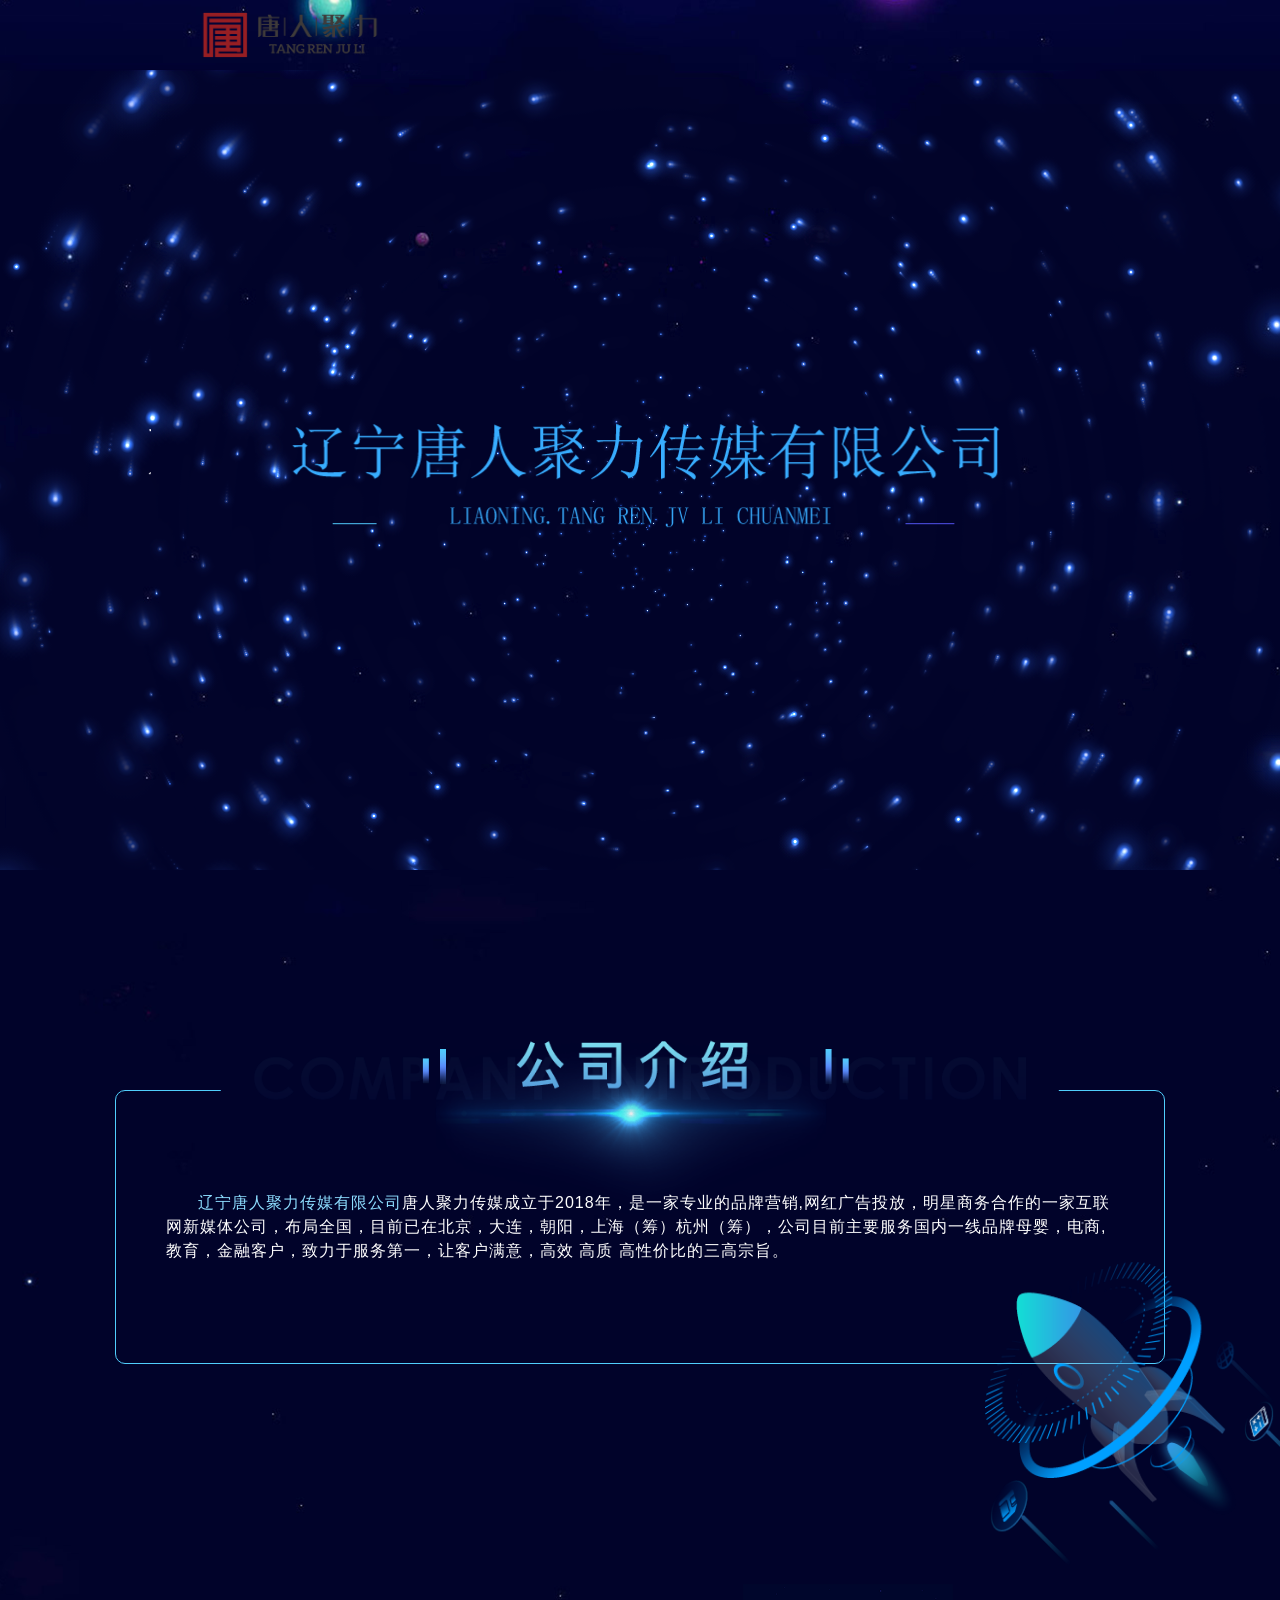
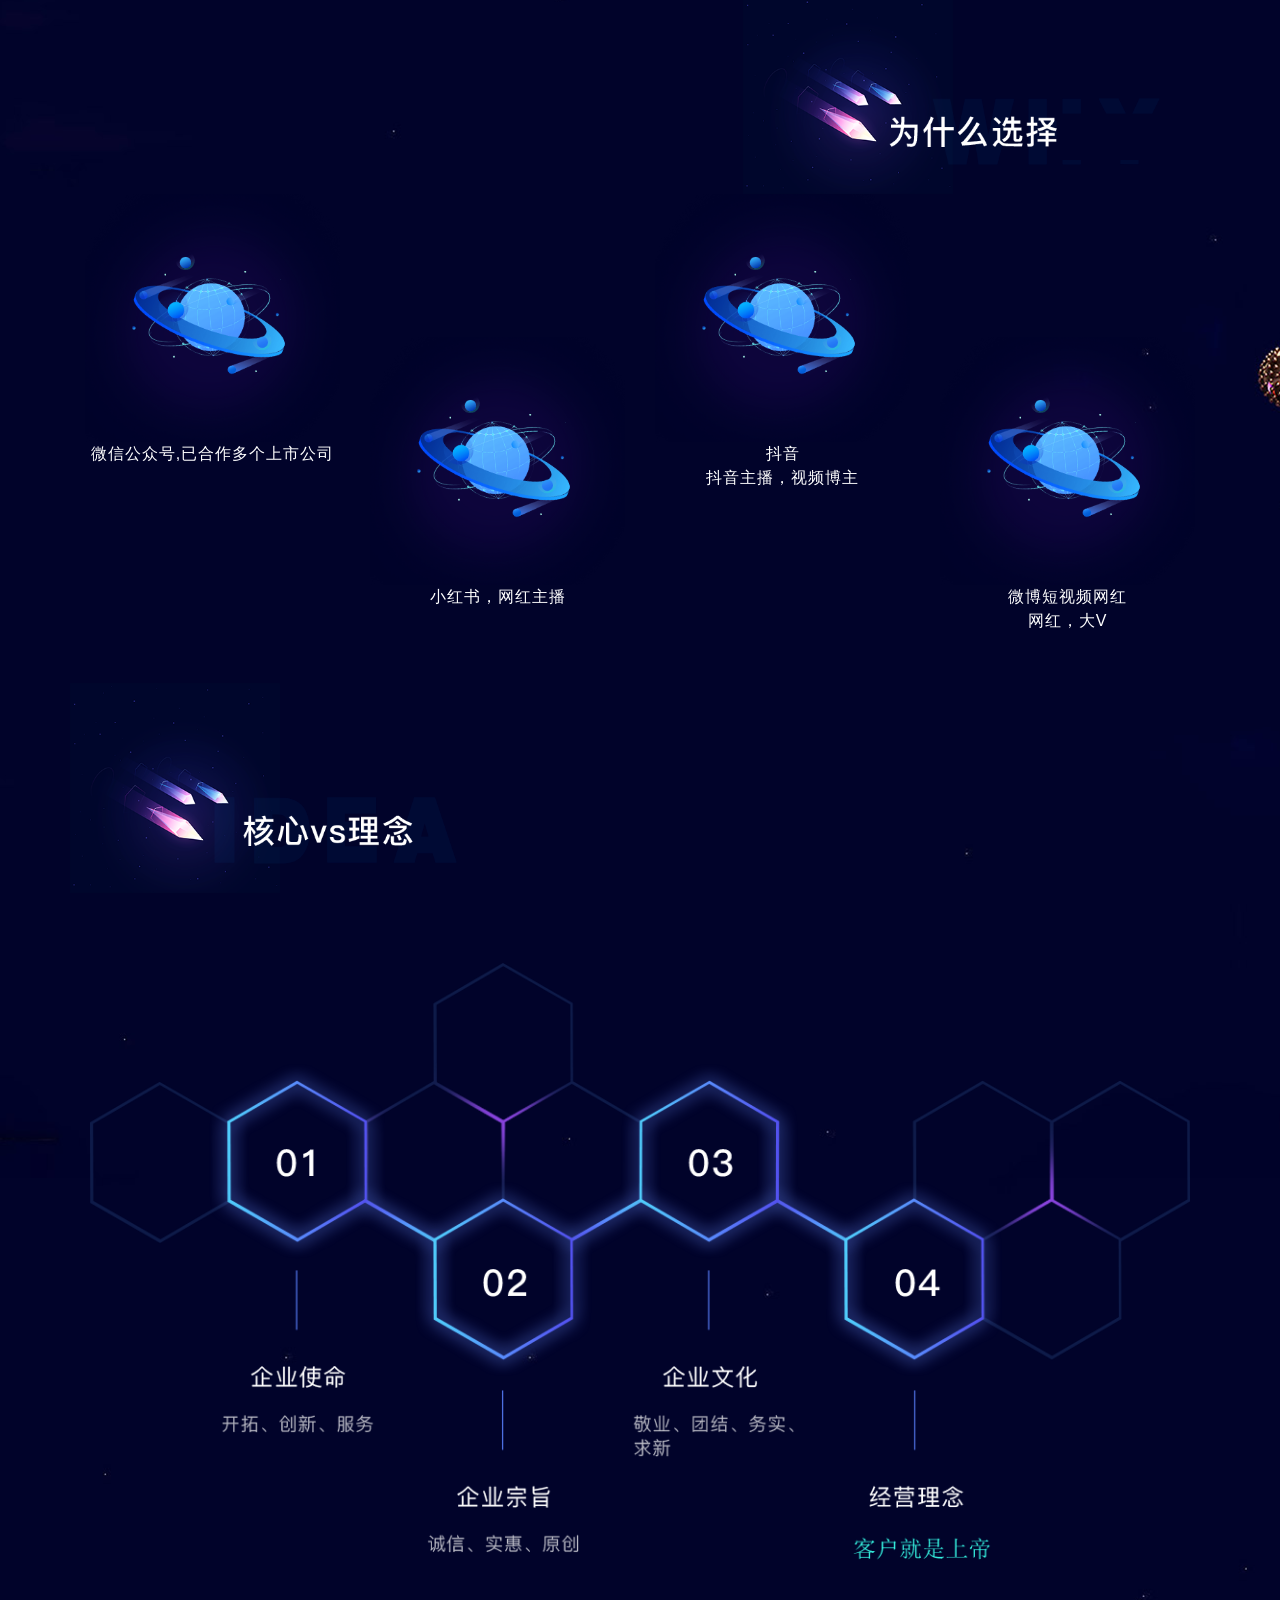
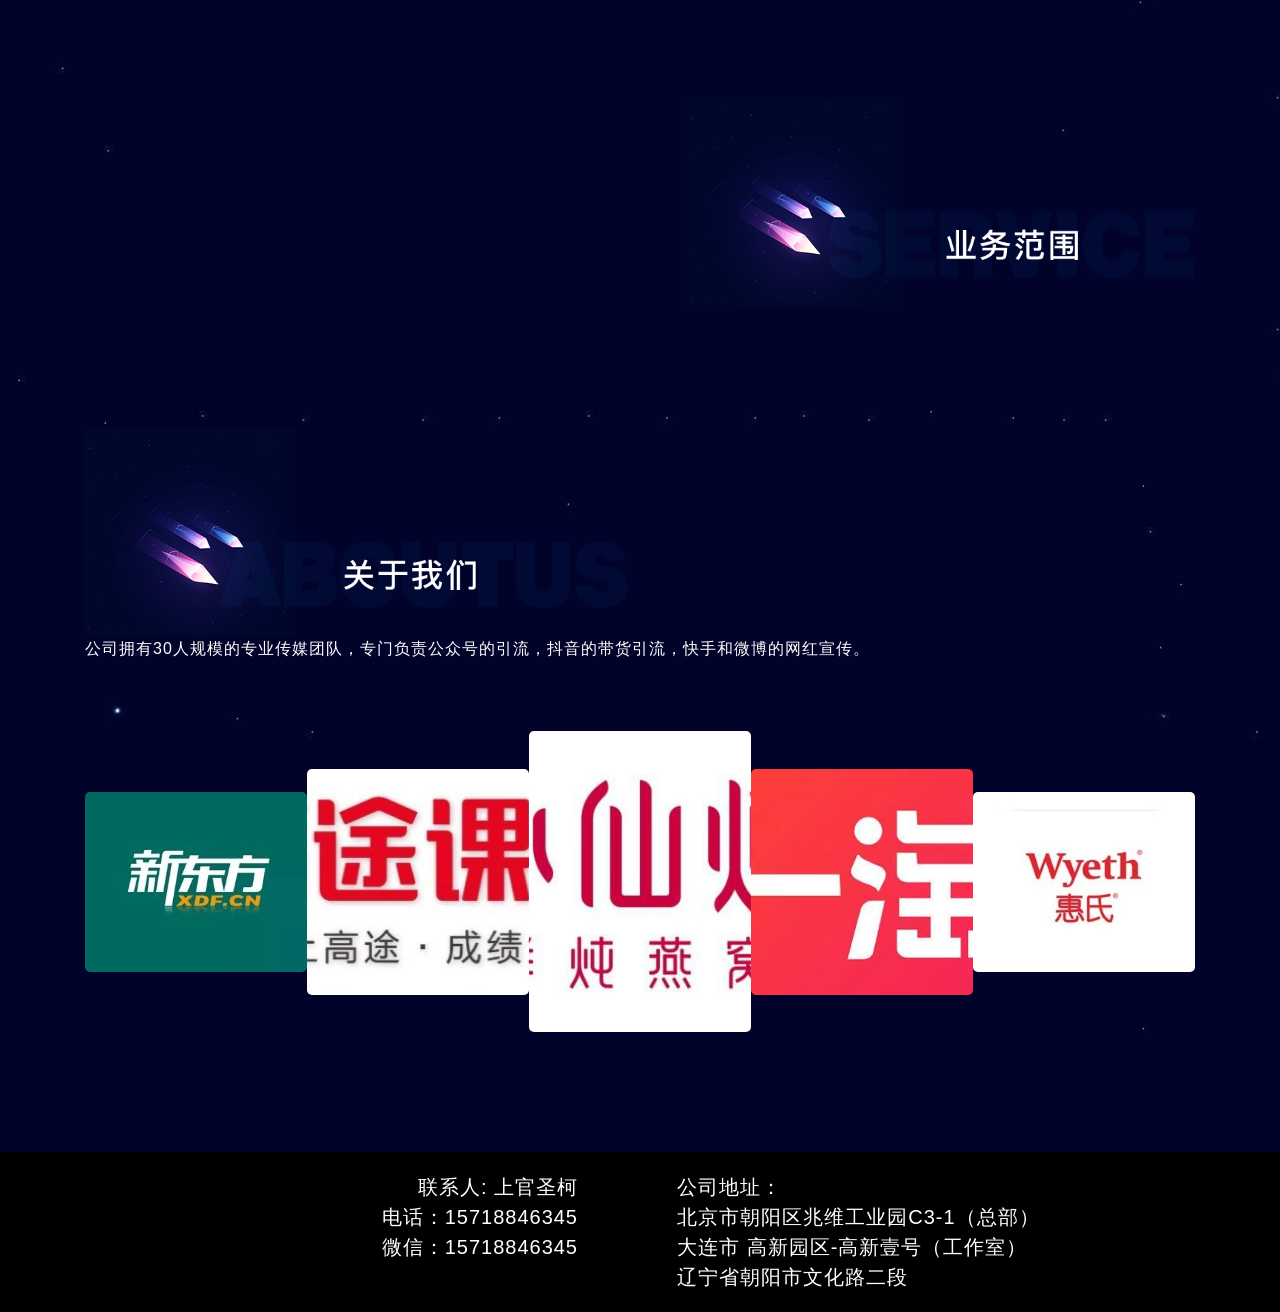
<file: index.html>
<!DOCTYPE html>
<html>
<head>
  <meta charset="UTF-8">
  <title>辽宁唐人聚力传媒有限公司</title>
  <meta name="viewport" content="width=device-width, initial-scale=1.0">
  <link rel="stylesheet" type="text/css" href="plugins/bootstrap/css/bootstrap.css"/>
  <link rel="stylesheet" type="text/css" href="plugins/swiper/swiper.min.css"/>
  <link rel="stylesheet" type="text/css" href="css/common.css">
  <style type="text/css">
    .nav_li .home_link {
      color: #00d3ff;
    }
  </style>
</head>
<body id="body">
	<div class="nav_iframe wrap_bg-image fixed-top">
		<img src="images/home/logo.png" style="width: 180px;margin: 12px 200px">
	</div>
	<!--<iframe src="nav.html" width="100%" height="70px" frameborder="0" scrolling="no" name="home" class="nav_iframe wrap_bg-image fixed-top"></iframe>-->
	<div class="overflow-hidden home_page">
		<div class="index w-100 overflow-hidden position-relative" style="height: 800px">
			<canvas id="canvas" class="pos-tcenter position-absolute">
				<img src="images/home/index_bg.png" id="lamp"/>
			</canvas>
			<div class="company_name overflow-hidden pos-center position-absolute text-center">
				<img src="images/home/company_name.png" />
			</div>
		</div>	
	
		<div class="intro animate_el">
			<div class="container">
				<div class="words pt-5 pb-5 p-3 position-relative">
					<div class="title position-absolute pos-tcenter" style="background-image: url(images/home/intro_company.png);"></div>
					<p><span>辽宁唐人聚力传媒有限公司</span>唐人聚力传媒成立于2018年，是一家专业的品牌营销,网红广告投放，明星商务合作的一家互联网新媒体公司，布局全国，目前已在北京，大连，朝阳，上海（筹）杭州（筹），公司目前主要服务国内一线品牌母婴，电商,教育，金融客户，致力于服务第一，让客户满意，高效 高质 高性价比的三高宗旨。</p>
				</div>
				<img src="images/home/rockets.png" alt="" class="position-absolute pos-br rocket mw-100"/>
			</div>
		</div>
	
		<div class="why container">
			<div class="title bg-pr" style="background-image: url(images/home/why_title.png);"></div>
			<div class="row animate_el">
				<div class="col-md-3 col-6">
					<img src="images/home/why1.png" class="w-100"/>
					<p class="text-center">微信公众号,已合作多个上市公司</p>
				</div>
				<div class="col-md-3 col-6">
					<img src="images/home/why1.png" class="w-100"/>
					<p class="text-center">小红书，网红主播</p>
				</div>
				<div class="col-md-3 col-6">
					<img src="images/home/why1.png" class="w-100"/>
					<p class="text-center">抖音<br>抖音主播，视频博主</p>
				</div>
				<div class="col-md-3 col-6">
					<img src="images/home/why1.png" class="w-100"/>
					<p class="text-center">微博短视频网红<br>网红，大V</p>
				</div>
			</div>
		</div>
		<div class="position-relative container p-0">
			<div class="title bg-pl" style="background-image: url(images/home/idea_title.png);"></div>
		</div>
		<div id="large-header" class="position-relative overflow-hidden">
			<canvas id="demo-canvas" class="pos-tl position-absolute d-none d-sm-block"></canvas>
			<div class="idea container">
				<img src="images/home/idea.png" class="animate_el mw-100 m-auto d-block"/>
			</div>
		</div>
	
		<div class="container">
			<div class="title bg-pr" style="background-image: url(images/home/service_title.png);"></div>
			<div id="advert" class="animate_el overflow-hidden m-auto position-relative">
				<div class="bg1 pos-center position-absolute">
					<div class="rounded-circle position-relative">
						<span class="icon01" style="font-size: 20px;">小红书</span>
						<span class="icon02" style="font-size: 20px;">抖音</span>
						<span class="icon03" style="font-size: 20px;">微信公众号</span>
						<span class="icon04" style="font-size: 20px;">今日头条</span>
						<span class="icon05" style="font-size: 20px;">京东</span>
						<span class="icon06" style="font-size: 20px;">拼多多</span>
						<span class="icon07" style="font-size: 20px;">快手</span>
					</div>
				</div>
				<div class="bg2 pos-center position-absolute">
					<div class="rounded-circle position-relative">
						<span class="icon08" style="font-size: 20px;">
							微信公众号
						</span>
						<span class="icon09" style="font-size: 20px;">
							抖音
						</span>
						<span class="icon10" style="font-size: 20px;">
							小红书
						</span>
					</div>
				</div>
				<div class="content pos-center position-absolute">
					<img src="images/home/logo_ball.png" style="width: 100%;"/>
				</div>
			</div>		
		</div>
		<div class="about container">
			<div class="title bg-pl" style="background-image: url(images/home/about_title.png);"></div>
			<p>公司拥有30人规模的专业传媒团队，专门负责公众号的引流，抖音的带货引流，快手和微博的网红宣传。</p>
			<div style="padding: 70px 0;">
				<div class="swiper-container animate_el">
					<div class="swiper-wrapper">
						<div class="swiper-slide" style="width: 300px;">
							<div class="bg" style="background-image: url(images/home/1.jpg);width: 400px;"></div>
						</div>
						<div class="swiper-slide" style="width: 300px;">
							<div class="bg" style="background-image: url(images/home/2.jpg);width: 400px;"></div>
						</div>
						<div class="swiper-slide" style="width: 300px;">
							<div class="bg" style="background-image: url(images/home/3.jpg);width: 400px;"></div>
						</div>
						<div class="swiper-slide" style="width: 300px;">
							<div class="bg" style="background-image: url(images/home/4.jpg);width: 400px;"></div>
						</div>
						<div class="swiper-slide" style="width: 300px;">
							<div class="bg" style="background-image: url(images/home/5.jpg);width: 400px;"></div>
						</div>
					</div>
				</div>
	  		</div>
  		</div>
  		<div style="background: black;width: 100%;padding: 20px;font-size: 20px;text-align: center;color: white;overflow: hidden;">
  			<div style="float: left;text-align: right;width: 45%">联系人: 上官圣柯<div> 电话：15718846345</div><div> 微信：15718846345</div></div>
  			<div style="float: right;text-align: left;width: 47%">
  				<div>公司地址：</div>
	  			<div>北京市朝阳区兆维工业园C3-1（总部）</div>
	  			<div>大连市 高新园区-高新壹号（工作室）</div>
	  			<div>辽宁省朝阳市文化路二段</div>
  			</div>
  		</div>
  		<!-- <div class="to_consult position-fixed p-2 pl-3 pr-3"><img src="../images/consult.png" alt="" class="mr-2"/>点我咨询</div> -->
  	</div>
	<script src="plugins/jquery.min.js" type="text/javascript" charset="utf-8"></script>
	<script src="plugins/swiper/swiper.min.js" type="text/javascript" charset="utf-8"></script>
	<script src="plugins/bootstrap/js/bootstrap.min.js" type="text/javascript" charset="utf-8"></script>
	<!-- 首屏星空特效 -->
	<script src="animate/starry_sky.js" type="text/javascript"></script>
	<!-- 鼠标星座特效 -->
	<script src="animate/mouse_effects/TweenLite.min.js"></script>
	<script src="animate/mouse_effects/EasePack.min.js"></script>
	<script src="animate/mouse_effects/mouse_effects.js"></script>
	<script src="js/floatAnime.js" type="text/javascript" charset="utf-8"></script>
	<script type="text/javascript">
		$(function() {
			// $(".nav_iframe").load("nav.html");
			var windowW = window.innerWidth;
			var autoSlides = windowW < 576 ? 1.5 : 5;
			
			var about_swiper = new Swiper('.swiper-container', {
				slidesPerView: autoSlides,
				centeredSlides: true,
				initialSlide: 2,
				loop: true,
				autoplay: true,
				disableOnInteraction: false,
				pagination: {
					el: '.swiper-pagination',
			    	clickable: true,
				},
				on: {
					resize: function() {
						windowW = window.innerWidth;
						const oldSlides = autoSlides;
						autoSlides = windowW < 576 ? 1.5 : 5;
						if (autoSlides != oldSlides) {
							about_swiper.params.slidesPerView = autoSlides;
							about_swiper.update()
						}
					}
				}
			});
		})
	</script>
</body>
</html>
</file>
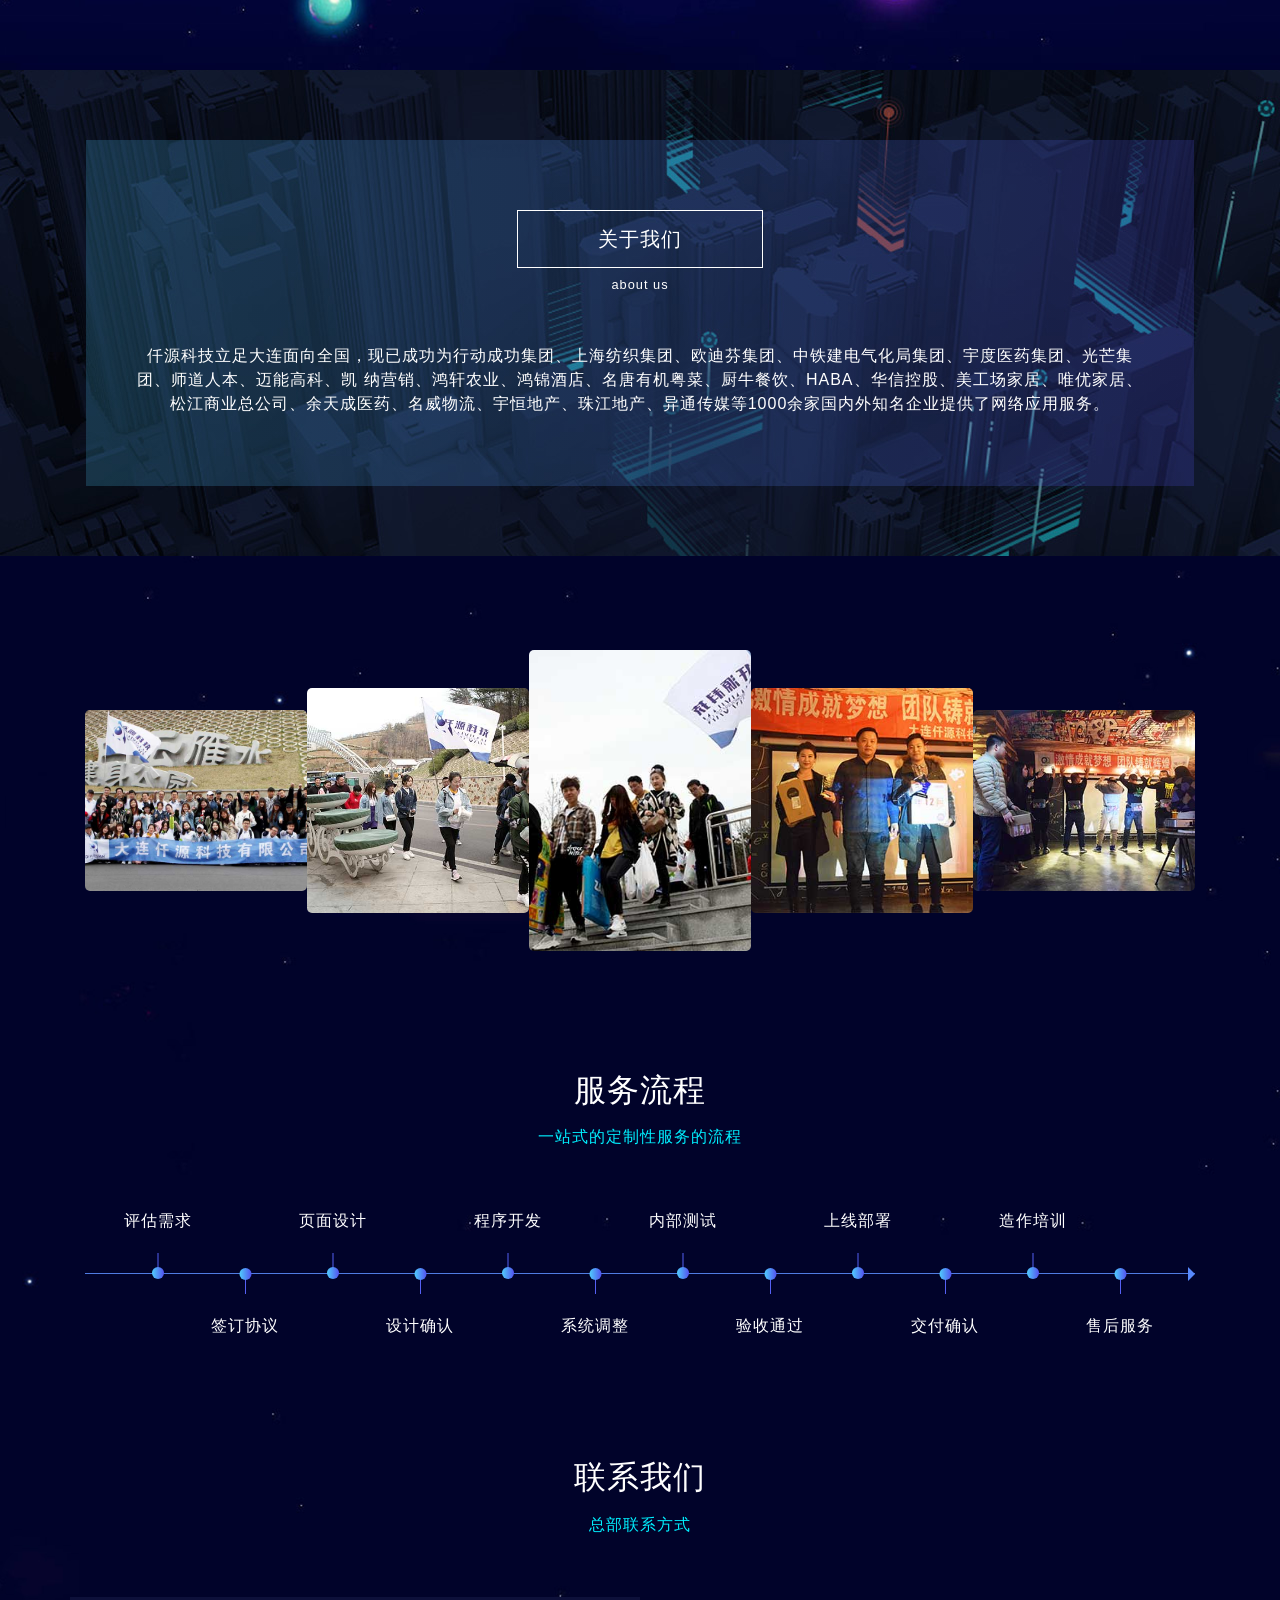
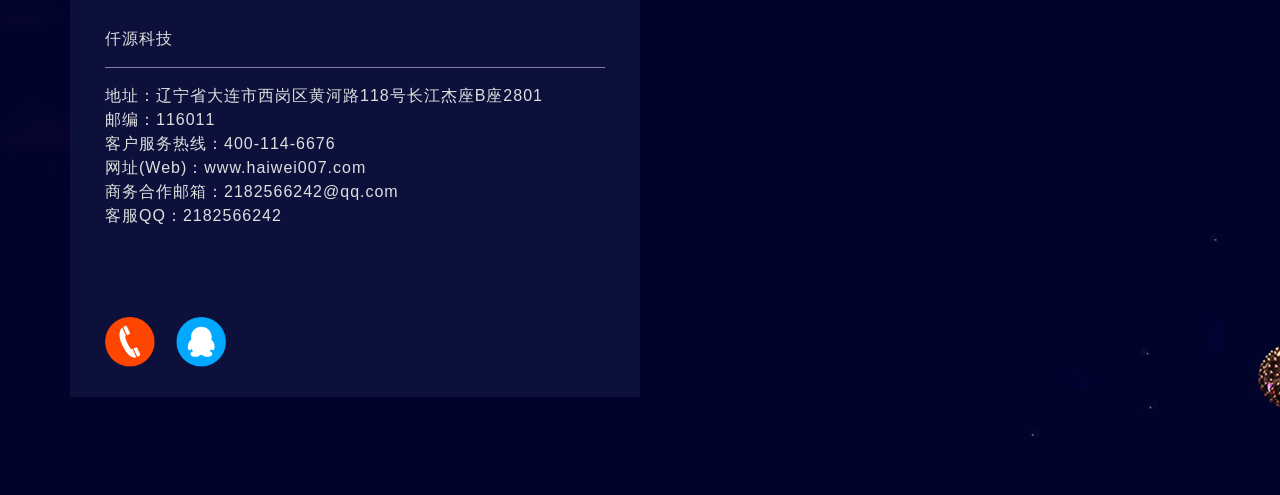
<file: views/about.html>
<!DOCTYPE html>
<html>
	<head>
		<meta charset="UTF-8">
		<title>大连仟源科技官方网站</title>
		<meta name="viewport" content="width=device-width, initial-scale=1.0">
		<link rel="stylesheet" type="text/css" href="../plugins/bootstrap/css/bootstrap.css"/>
		<link rel="stylesheet" type="text/css" href="../plugins/swiper/swiper.min.css"/>
		<link rel="stylesheet" type="text/css" href="../css/common.css">
		<style type="text/css">
			.nav_li .about_link {
				color: #00d3ff;
			}
		</style>
	</head>
	<body id="body" class="pb-5 about_page">
		<div class="nav_iframe wrap_bg-image fixed-top"></div>
		<!--<iframe src="nav.html" width="100%" height="70px" frameborder="0" scrolling="no" name="about" class="nav_iframe wrap_bg-image about_nav-bg fixed-top"></iframe>-->
		<div class="about_us wrap_bg-image mb-4">
			<div class="container p-3 pt-4 pb-4">
				<div class="words text-center p-3 pl-sm-5 pr-sm-5 animate_el">
					<div class="mb-3 mb-sm-5">
						<div><p class="p-2 pl-4 pr-4 p-sm-3 mb-sm-1 h6">关于我们</p></div>
						<small>about us</small>
					</div>
					仟源科技立足大连面向全国，现已成功为行动成功集团、上海纺织集团、欧迪芬集团、中铁建电气化局集团、宇度医药集团、光芒集团、师道人本、迈能高科、凯 纳营销、鸿轩农业、鸿锦酒店、名唐有机粤菜、厨牛餐饮、HABA、华信控股、美工场家居、唯优家居、松江商业总公司、余天成医药、名威物流、宇恒地产、珠江地产、异通传媒等1000余家国内外知名企业提供了网络应用服务。
				</div>
			</div>
		</div>
		<div class="about pt-4 pb-4 pt-sm-0 pb-sm-0">
			<div class="container">
				<div class="swiper-container animate_el">
					<div class="swiper-wrapper">
						<div class="swiper-slide">
							<div class="bg" style="background-image: url(../images/home/about1.jpg);"></div>
						</div>
						<div class="swiper-slide">
							<div class="bg" style="background-image: url(../images/home/about2.jpg);"></div>
						</div>
						<div class="swiper-slide">
							<div class="bg" style="background-image: url(../images/home/about3.jpg);"></div>
						</div>
						<div class="swiper-slide">
							<div class="bg" style="background-image: url(../images/home/about4.jpg);"></div>
						</div>
						<div class="swiper-slide">
							<div class="bg" style="background-image: url(../images/home/about5.jpg);"></div>
						</div>
					</div>
				</div>
			</div>
		</div>
		<div class="pt-4 pb-4 pt-sm-0 pb-sm-0">
			<div class="container animate_el">
				<div class="title mb-4 text-center">
					<p class="h5 mb-2 mb-sm-3">服务流程</p>
					<span class="text-light">一站式的定制性服务的流程</span>
				</div>
				<div class="process position-relative">
					<div class="row justify-content-between">
						<div class="col-4 position-relative text-center">评估需求</div>
						<div class="col-4 position-relative text-center">页面设计</div>
						<div class="col-4 position-relative text-center">程序开发</div>
						<div class="col-4 position-relative text-center">内部测试</div>
						<div class="col-4 position-relative text-center">上线部署</div>
						<div class="col-4 position-relative text-center">造作培训</div>
					</div>
					<hr class="d-none d-sm-block m-0"/>
					<div class="row justify-content-between">
						<div class="col-4 position-relative text-center">签订协议</div>
						<div class="col-4 position-relative text-center">设计确认</div>
						<div class="col-4 position-relative text-center">系统调整</div>
						<div class="col-4 position-relative text-center">验收通过</div>
						<div class="col-4 position-relative text-center">交付确认</div>
						<div class="col-4 position-relative text-center">售后服务</div>
					</div>
				</div>
			</div>
		</div>
		<div class="pt-4 pb-4 pt-sm-0 pb-sm-0">
			<div class="contact container animate_el">
				<div class="title mb-4 text-center">
					<p class="h5 mb-2 mb-sm-3">联系我们</p>
					<span class="text-light">总部联系方式</span>
				</div>
				<div class="row">
					<div class="words col-12 p-3 col-md-6 d-flex flex-column justify-content-between">
						<div>
							<p>仟源科技</p>
							<hr />
							<p>地址：辽宁省大连市西岗区黄河路118号长江杰座B座2801 </p>
							<p>邮编：116011</p>
							<p>客户服务热线：400-114-6676 </p>
							<p>网址(Web)：www.haiwei007.com </p>
							<p>商务合作邮箱：2182566242@qq.com</p>
							<p>客服QQ：2182566242</p>
						</div>
						<div class="img pt-3">
							<a href="tel:400-114-6676" title="点击拨打电话"><img src="../images/tel.png" class="mr-1 mr-sm-3"/></a>
							<a href="tencent://message/?uin=2182566242" title="点击添加客服"><img src="../images/QQ.png" alt=""></a>
						</div>
					</div>
					<div class="col-12 col-md-6" id="map">
					    
					</div>
				</div>
			</div>
		</div>
		<script src="../plugins/jquery.min.js" type="text/javascript" charset="utf-8"></script>
		<script src="../plugins/swiper/swiper.min.js" type="text/javascript" charset="utf-8"></script>
		<script src="../plugins/bootstrap/js/bootstrap.min.js" type="text/javascript" charset="utf-8"></script>
		<script src="../js/floatAnime.js" type="text/javascript" charset="utf-8"></script>
    	<script type="text/javascript" src="https://api.map.baidu.com/api?v=2.0&ak=YWqRGCQ08zoas3GCK0feuYCU0TOgCwDC"></script>
		<script type="text/javascript">
			var windowW = window.innerWidth;
			var autoSlides = windowW < 576 ? 1.5 : 5;
			
			var about_swiper = new Swiper('.swiper-container', {
				slidesPerView: autoSlides,
				centeredSlides: true,
				initialSlide: 2,
				loop: true,
				autoplay: true,
				disableOnInteraction: false,
				pagination: {
					el: '.swiper-pagination',
			    	clickable: true,
				},
				on: {
					resize: function() {
						windowW = window.innerWidth;
						const oldSlides = autoSlides;
						autoSlides = windowW < 576 ? 1.5 : 5;
						if (autoSlides != oldSlides) {
							about_swiper.params.slidesPerView = autoSlides;
							about_swiper.update()
						}
					}
				}
			});
			
			var map = new BMap.Map("map");

			var local = new BMap.LocalSearch(map, {
				renderOptions:{map: map},
				
			});
  
			local.search("大连仟源科技有限公司长江杰座");
			

			local.setInfoHtmlSetCallback(function(data) {
				data.phoneNumber = "400-114-6676"
			})
			map.disableDragging();
			
			$(function() {
				$(".nav_iframe").load("nav.html");
			})

		</script>
	</body>
</html>
</file>
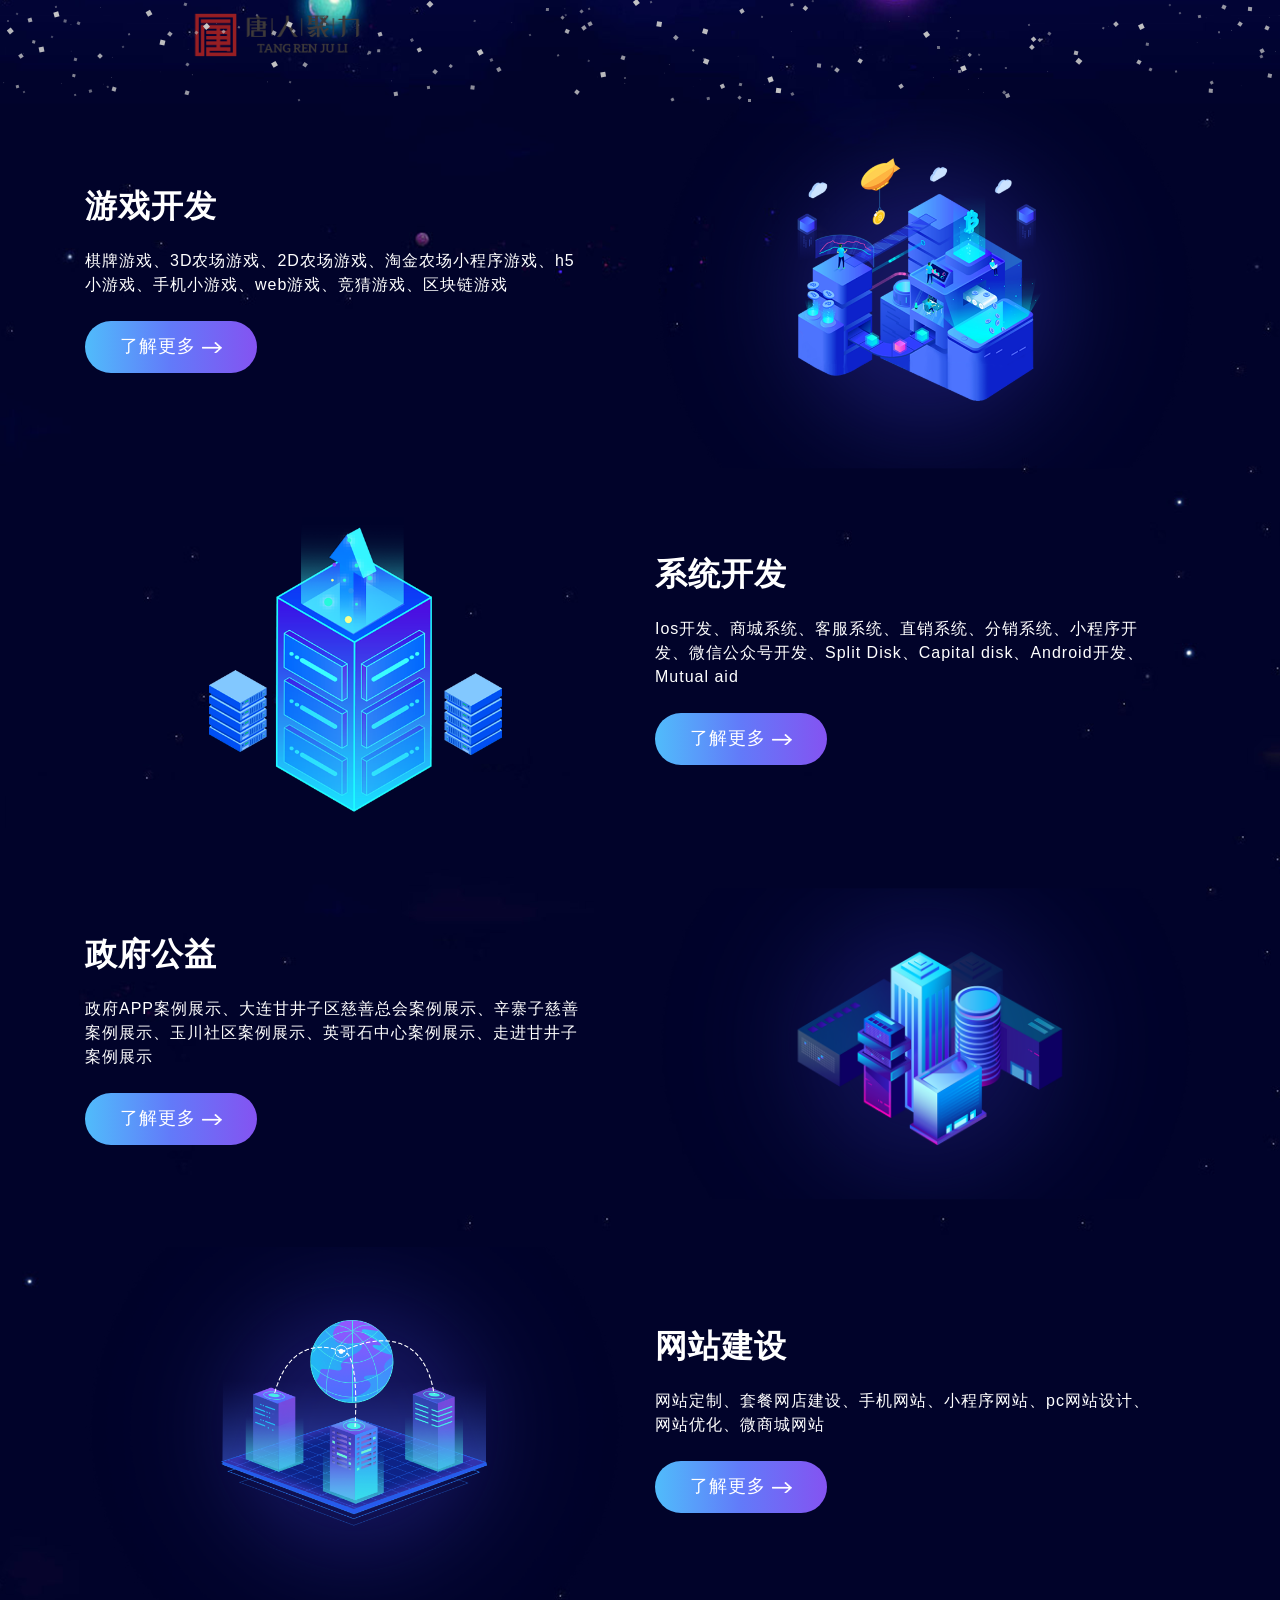
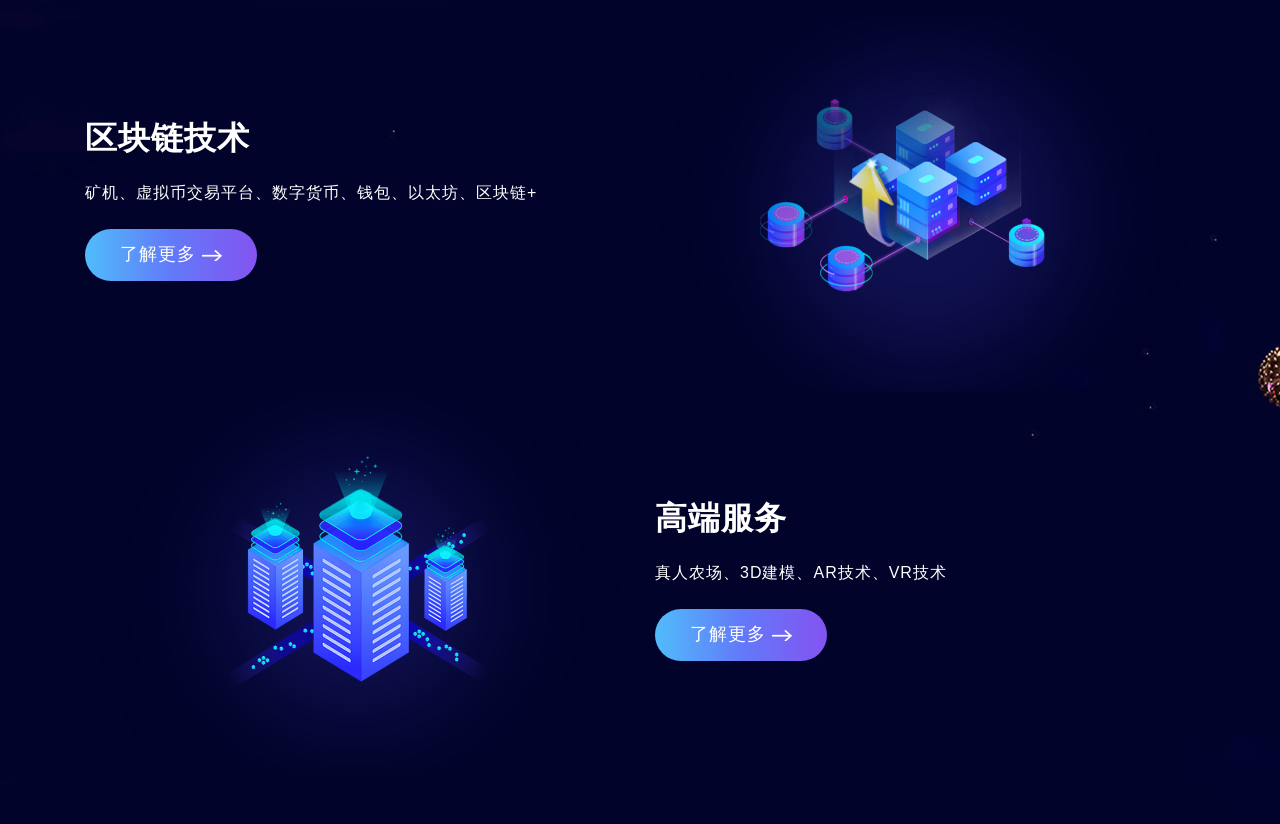
<file: views/case.html>
<!DOCTYPE html>
<html>
	<head>
		<meta charset="UTF-8">
		<title>大连仟源科技官方网站</title>
		<meta name="viewport" content="width=device-width, initial-scale=1.0">
		<link rel="stylesheet" type="text/css" href="../plugins/bootstrap/css/bootstrap.css"/>
		<link rel="stylesheet" type="text/css" href="../css/common.css">
		<style type="text/css">
			.nav_li .case_link {
				color: #00d3ff;
			}
		</style>
	</head>
	<body id="body">
		<div class="nav_iframe wrap_bg-image fixed-top"></div>
		<!--<iframe src="nav.html" width="100%" height="70px" frameborder="0" scrolling="no" name="case" class="nav_iframe wrap_bg-image fixed-top"></iframe>-->
		<div class="type_list container pt-4">
			<div class="row">
				<div class="col-sm-6 words d-flex justify-content-center flex-column align-items-start animate_el" animate_type="leftsides">
					<h5 class="mb-0">游戏开发</h5>
					<p class="mt-4 mb-4">棋牌游戏、3D农场游戏、2D农场游戏、淘金农场小程序游戏、h5小游戏、手机小游戏、web游戏、竞猜游戏、区块链游戏</p>
					<a href="case_list.html" class="learn_more p-2 pl-4 pr-4 h6">
						<span class="align-middle ">了解更多</span>
						<img src="../images/home/arrow.png" alt=""/>
					</a>
				</div>
				<div class="col-sm-6 animate_el" animate_type="rightsides">
					<img src="../images/case/game_icon.png" class="icon m-auto w-100 d-block"/>
				</div>
			</div>
			<div class="row">
				<div class="col-sm-6 words d-flex justify-content-center flex-column align-items-start animate_el" animate_type="rightsides">
					<h5 class="mb-0">系统开发</h5>
					<p class="mt-4 mb-4">Ios开发、商城系统、客服系统、直销系统、分销系统、小程序开发、微信公众号开发、Split Disk、Capital disk、Android开发、Mutual aid</p>
					<a href="case_list.html" class="learn_more p-2 pl-4 pr-4 h6">
						<span class="align-middle ">了解更多</span>
						<img src="../images/home/arrow.png" alt=""/>
					</a>
				</div>
				<div class="col-sm-6 animate_el" animate_type="leftsides">
					<img src="../images/case/system_icon.png" class="icon m-auto w-100 d-block"/>
				</div>
			</div>
			<div class="row">
				<div class="col-sm-6 words d-flex justify-content-center flex-column align-items-start animate_el" animate_type="leftsides">
					<h5 class="mb-0">政府公益</h5>
					<p class="mt-4 mb-4">政府APP案例展示、大连甘井子区慈善总会案例展示、辛寨子慈善案例展示、玉川社区案例展示、英哥石中心案例展示、走进甘井子案例展示</p>
					<a href="case_list.html" class="learn_more p-2 pl-4 pr-4 h6">
						<span class="align-middle ">了解更多</span>
						<img src="../images/home/arrow.png" alt=""/>
					</a>
				</div>
				<div class="col-sm-6 animate_el" animate_type="rightsides">
					<img src="../images/case/gov_icon.png" class="icon m-auto w-100 d-block"/>
				</div>
			</div>
			<div class="row">
				<div class="col-sm-6 words d-flex justify-content-center flex-column align-items-start animate_el" animate_type="rightsides">
					<h5 class="mb-0">网站建设</h5>
					<p class="mt-4 mb-4">网站定制、套餐网店建设、手机网站、小程序网站、pc网站设计、网站优化、微商城网站</p>
					<a href="case_list.html" class="learn_more p-2 pl-4 pr-4 h6">
						<span class="align-middle ">了解更多</span>
						<img src="../images/home/arrow.png" alt=""/>
					</a>
				</div>
				<div class="col-sm-6 animate_el" animate_type="leftsides">
					<img src="../images/case/web_icon.png" class="icon m-auto w-100 d-block"/>
				</div>
			</div>
			<div class="row animate_el">
				<div class="col-sm-6 words d-flex justify-content-center flex-column align-items-start animate_el" animate_type="leftsides">
					<h5 class="mb-0">区块链技术</h5>
					<p class="mt-4 mb-4">矿机、虚拟币交易平台、数字货币、钱包、以太坊、区块链+</p>
					<a href="case_list.html" class="learn_more p-2 pl-4 pr-4 h6">
						<span class="align-middle ">了解更多</span>
						<img src="../images/home/arrow.png" alt=""/>
					</a>
				</div>
				<div class="col-sm-6 animate_el" animate_type="rightsides">
					<img src="../images/case/chain_icon.png" class="icon m-auto w-100 d-block"/>
				</div>
			</div>
			<div class="row">
				<div class="col-sm-6 words d-flex justify-content-center flex-column align-items-start animate_el" animate_type="rightsides">
					<h5 class="mb-0">高端服务</h5>
					<p class="mt-4 mb-4">真人农场、3D建模、AR技术、VR技术</p>
					<a href="case_list.html" class="learn_more p-2 pl-4 pr-4 h6">
						<span class="align-middle ">了解更多</span>
						<img src="../images/home/arrow.png" alt=""/>
					</a>
				</div>
				<div class="col-sm-6 animate_el" animate_type="leftsides">
					<img src="../images/case/high_icon.png" class="icon m-auto w-100 d-block"/>
				</div>
			</div>
		</div>
		<script src="../plugins/jquery.min.js" type="text/javascript" charset="utf-8"></script>
		<script src="../plugins/bootstrap/js/bootstrap.min.js" type="text/javascript" charset="utf-8"></script>
		<script src="../js/floatAnime.js" type="text/javascript" charset="utf-8"></script>
		<script type="text/javascript">
			$(function() {
				$(".nav_iframe").load("nav.html");
			})
		</script>
	</body>
</html>
</file>
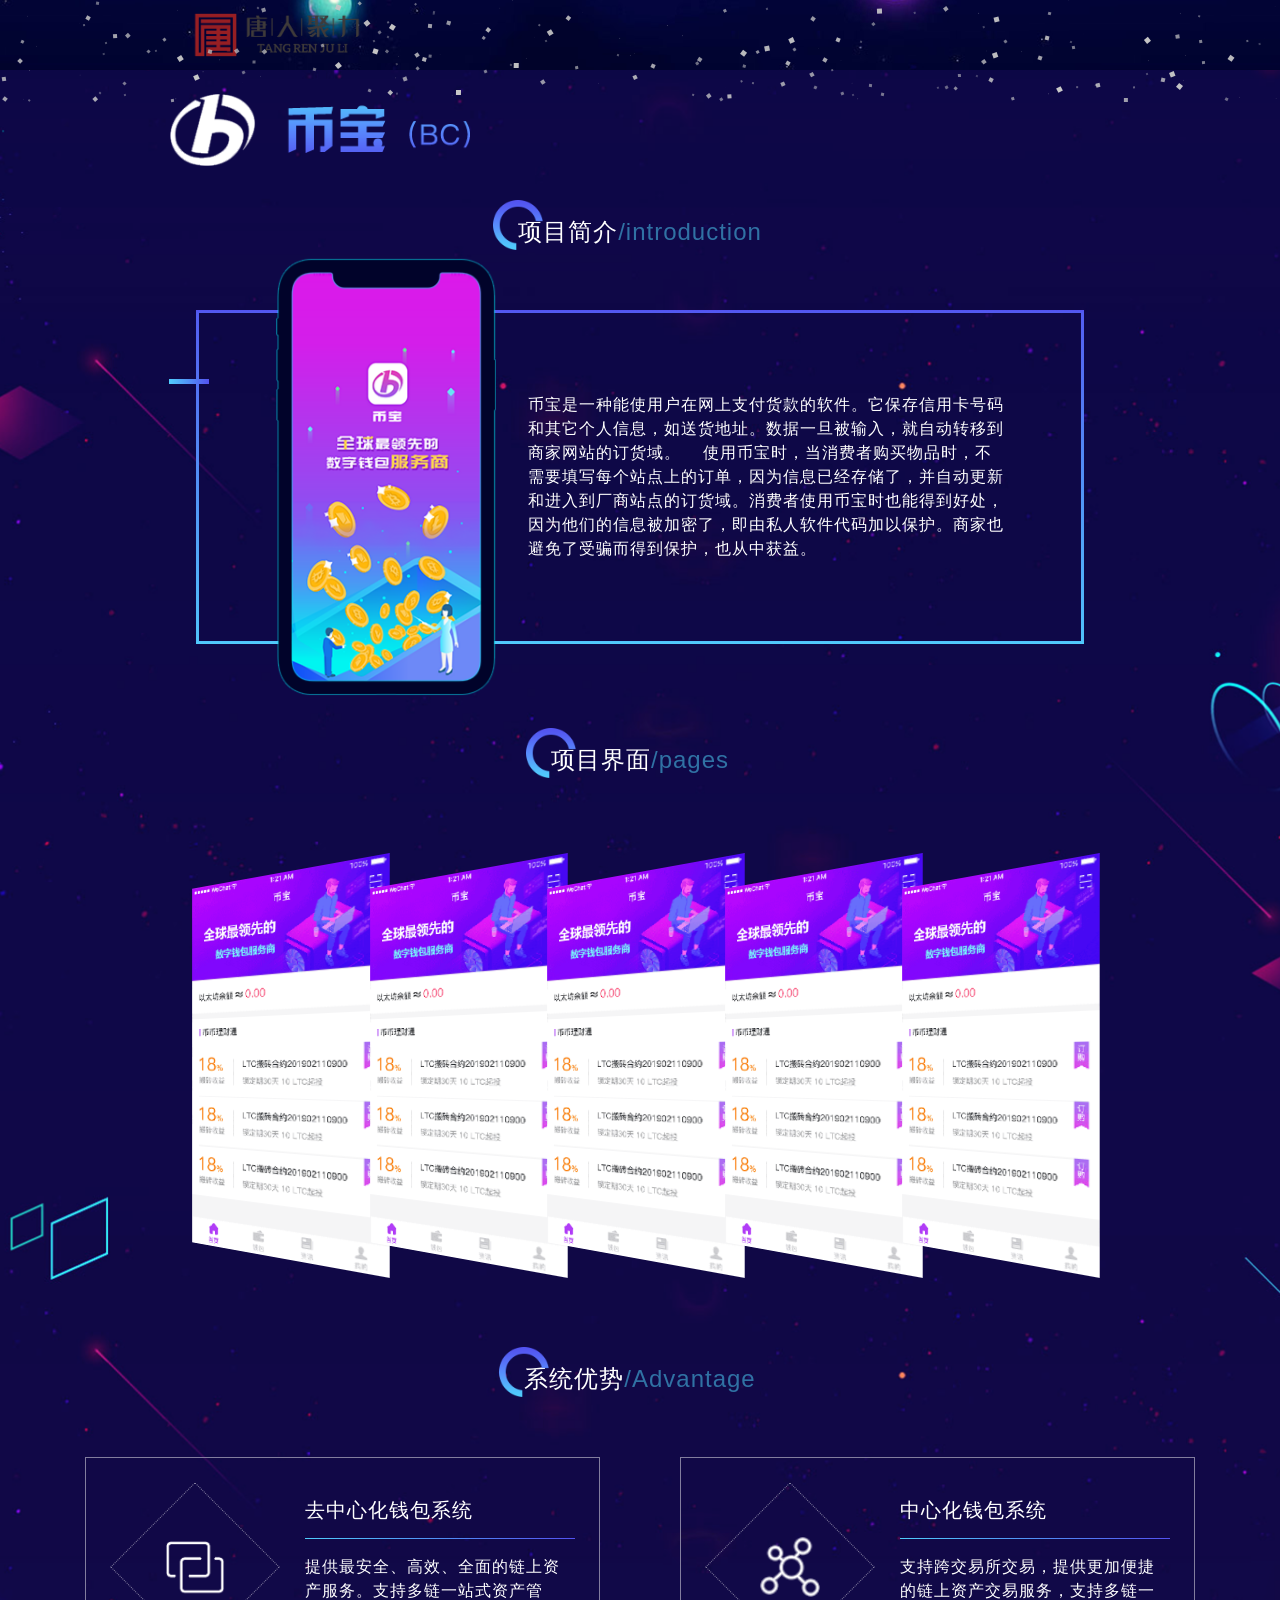
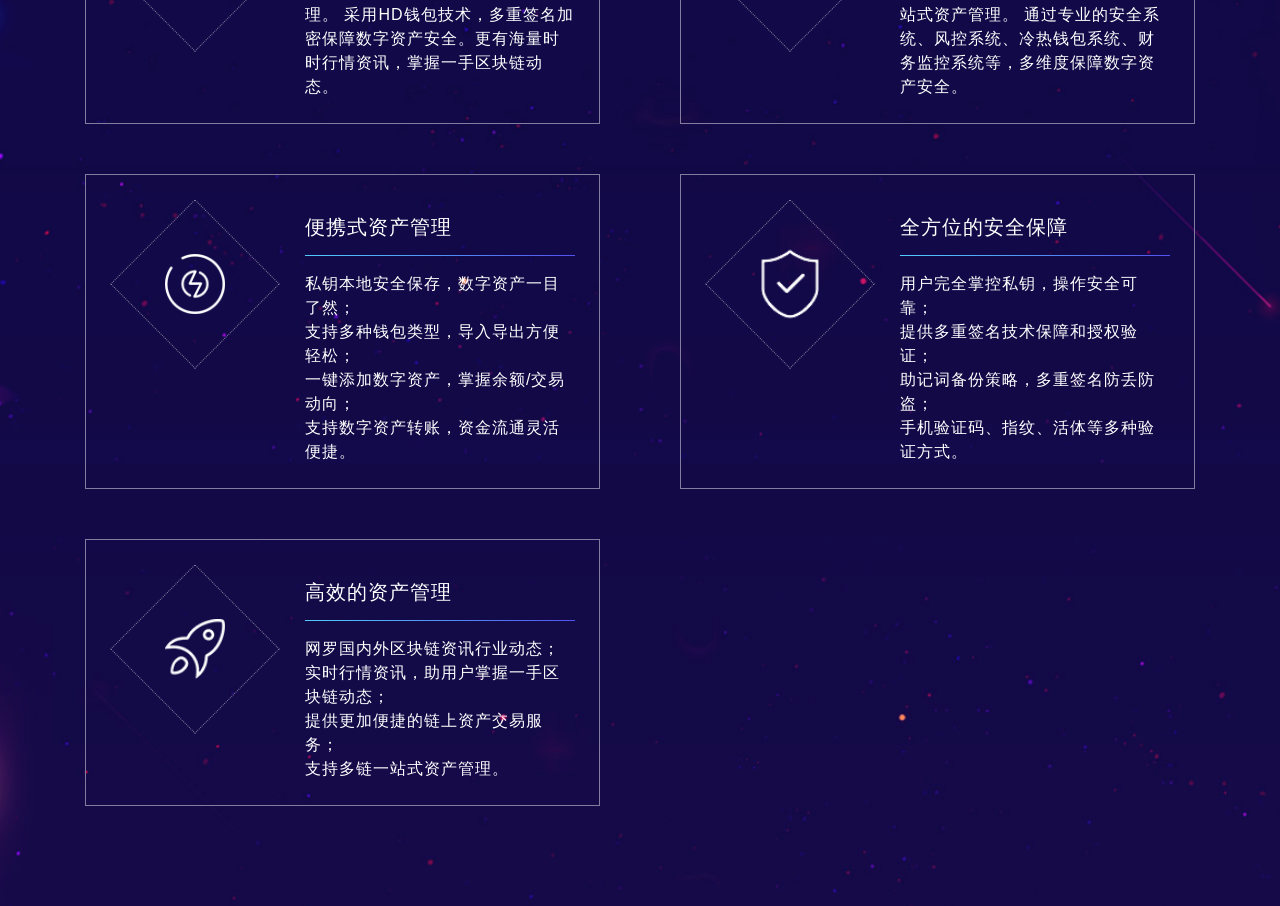
<file: views/case_details.html>
<!DOCTYPE html>
<html>
	<head>
		<meta charset="UTF-8">
		<title>大连仟源科技官方网站</title>
		<meta name="viewport" content="width=device-width, initial-scale=1.0">
		<link rel="stylesheet" type="text/css" href="../plugins/bootstrap/css/bootstrap.css"/>
		<link rel="stylesheet" type="text/css" href="../css/common.css">
		<style type="text/css">
			.nav_li .case_link {
				color: #00d3ff;
			}
		</style>
	</head>
	<body class="details_page">
		<div class="nav_iframe wrap_bg-image fixed-top"></div>
		<!--<iframe src="nav.html" width="100%" height="90px" frameborder="0" scrolling="no" name="case" class="nav_iframe wrap_bg-image details_nav-bg fixed-top"></iframe>-->
		<div class="logo text-center pt-4">
			<img src="../images/case/details/logo.png" class="w-50"/>
		</div>
		<div class="intro container pt-5">
			<div class="title animate_el mb-4">
				<div>
					<img src="../images/case/details/title_circle.png" alt="" />
					项目简介<span>/introduction</span>
				</div>
			</div>
			<div class="row animate_el w-100 m-auto position-relative p-3">
				<div class="col-sm-4 text-center">
					<img src="../images/case/details/intro.png" class="mb-3 mw-100"/>
				</div>
				<div class="col-sm-8">
					币宝是一种能使用户在网上支付货款的软件。它保存信用卡号码和其它个人信息，如送货地址。数据一旦被输入，就自动转移到商家网站的订货域。 　使用币宝时，当消费者购买物品时，不需要填写每个站点上的订单，因为信息已经存储了，并自动更新和进入到厂商站点的订货域。消费者使用币宝时也能得到好处，因为他们的信息被加密了，即由私人软件代码加以保护。商家也避免了受骗而得到保护，也从中获益。
				</div>
			</div>
		</div>
		<div class="view container pt-5">
			<div class="title animate_el mb-4">
				<div>
					<img src="../images/case/details/title_circle.png" alt="" />
					项目界面<span>/pages</span>
				</div>
			</div>
			<div class="row w-100 m-auto animate_el">
				<div class="col p-0">
					<img src="../images/case/details/page.png"/>
				</div>
				<div class="col p-0">
					<img src="../images/case/details/page.png"/>
				</div>
				<div class="col p-0">
					<img src="../images/case/details/page.png"/>
				</div>
				<div class="col p-0">
					<img src="../images/case/details/page.png"/>
				</div>
				<div class="col p-0">
					<img src="../images/case/details/page.png"/>
				</div>
			</div>
		</div>
		<div class="advant container pt-5">
			<div class="title animate_el mb-4">
				<div>
					<img src="../images/case/details/title_circle.png" alt="" />
					系统优势<span>/Advantage</span>
				</div>
			</div>
			<div class="row">
				<div class="col-sm-6 animate_el mb-4">
					<div class="content p-4">
						<div class="icon position-relative">
							<img src="../images/case/details/icon1.png" alt="" class="position-absolute pos-center"/>
						</div>
						<div class="words pt-3">
							<h5>去中心化钱包系统</h5>
							<hr class="border-0"/>
							<p>提供最安全、高效、全面的链上资产服务。支持多链一站式资产管理。 采用HD钱包技术，多重签名加密保障数字资产安全。更有海量时时行情资讯，掌握一手区块链动态。</p>
						</div>
					</div>
				</div>
				<div class="col-sm-6 animate_el mb-4">
					<div class="content p-4">
						<div class="icon position-relative">
							<img src="../images/case/details/icon2.png" alt="" class="position-absolute pos-center"/>
						</div>
						<div class="words pt-3">
							<h5>中心化钱包系统</h5>
							<hr class="border-0"/>
							<p>
								支持跨交易所交易，提供更加便捷的链上资产交易服务，支持多链一站式资产管理。 通过专业的安全系统、风控系统、冷热钱包系统、财务监控系统等，多维度保障数字资产安全。
							</p>
						</div>
					</div>
				</div>
				<div class="col-sm-6 animate_el mb-4">
					<div class="content p-4">
						<div class="icon position-relative">
							<img src="../images/case/details/icon3.png" alt="" class="position-absolute pos-center"/>
						</div>
						<div class="words pt-3">
							<h5>便携式资产管理</h5>
							<hr class="border-0"/>
							<p>
								私钥本地安全保存，数字资产一目了然；<br />
								支持多种钱包类型，导入导出方便轻松；<br />
								一键添加数字资产，掌握余额/交易动向；<br />
								支持数字资产转账，资金流通灵活便捷。
							</p>
						</div>
					</div>
				</div>
				<div class="col-sm-6 animate_el mb-4">
					<div class="content p-4">
						<div class="icon position-relative">
							<img src="../images/case/details/icon4.png" alt="" class="position-absolute pos-center"/>
						</div>
						<div class="words pt-3">
							<h5>全方位的安全保障</h5>
							<hr class="border-0"/>
							<p>
								用户完全掌控私钥，操作安全可靠；<br />
								提供多重签名技术保障和授权验证；<br />
								助记词备份策略，多重签名防丢防盗；<br />
								手机验证码、指纹、活体等多种验证方式。
							</p>
						</div>
					</div>
				</div>
				<div class="col-sm-6 animate_el mb-4">
					<div class="content p-4">
						<div class="icon position-relative">
							<img src="../images/case/details/icon5.png" alt="" class="position-absolute pos-center"/>
						</div>
						<div class="words pt-3">
							<h5>高效的资产管理</h5>
							<hr class="border-0"/>
							<p>
								网罗国内外区块链资讯行业动态；<br />
								实时行情资讯，助用户掌握一手区块链动态；<br />
								提供更加便捷的链上资产交易服务；<br />
								支持多链一站式资产管理。
							</p>
						</div>
					</div>
				</div>
			</div>
		</div>
		<script src="../plugins/jquery.min.js" type="text/javascript" charset="utf-8"></script>
		<script src="../plugins/bootstrap/js/bootstrap.min.js" type="text/javascript" charset="utf-8"></script>
		<script src="../js/floatAnime.js" type="text/javascript" charset="utf-8"></script>
		<script type="text/javascript">
			$(function() {
				$(".nav_iframe").load("nav.html");
				
				var imgtimeout = [];
				$(".details_page .view img").each(function(index) {
					$(this).hover(function() {
						clearTimeout(imgtimeout[index])
						$(this).parent().css('transform', 'translateY(-20%)')
					}, function() {
						var _this = this;
	
						imgtimeout[index] = setTimeout(function() {
							$(_this).parent().css('transform', 'translateY(0)')
						}, 1000)
					})
				})
			})
			
		</script>
	</body>
</html>
</file>
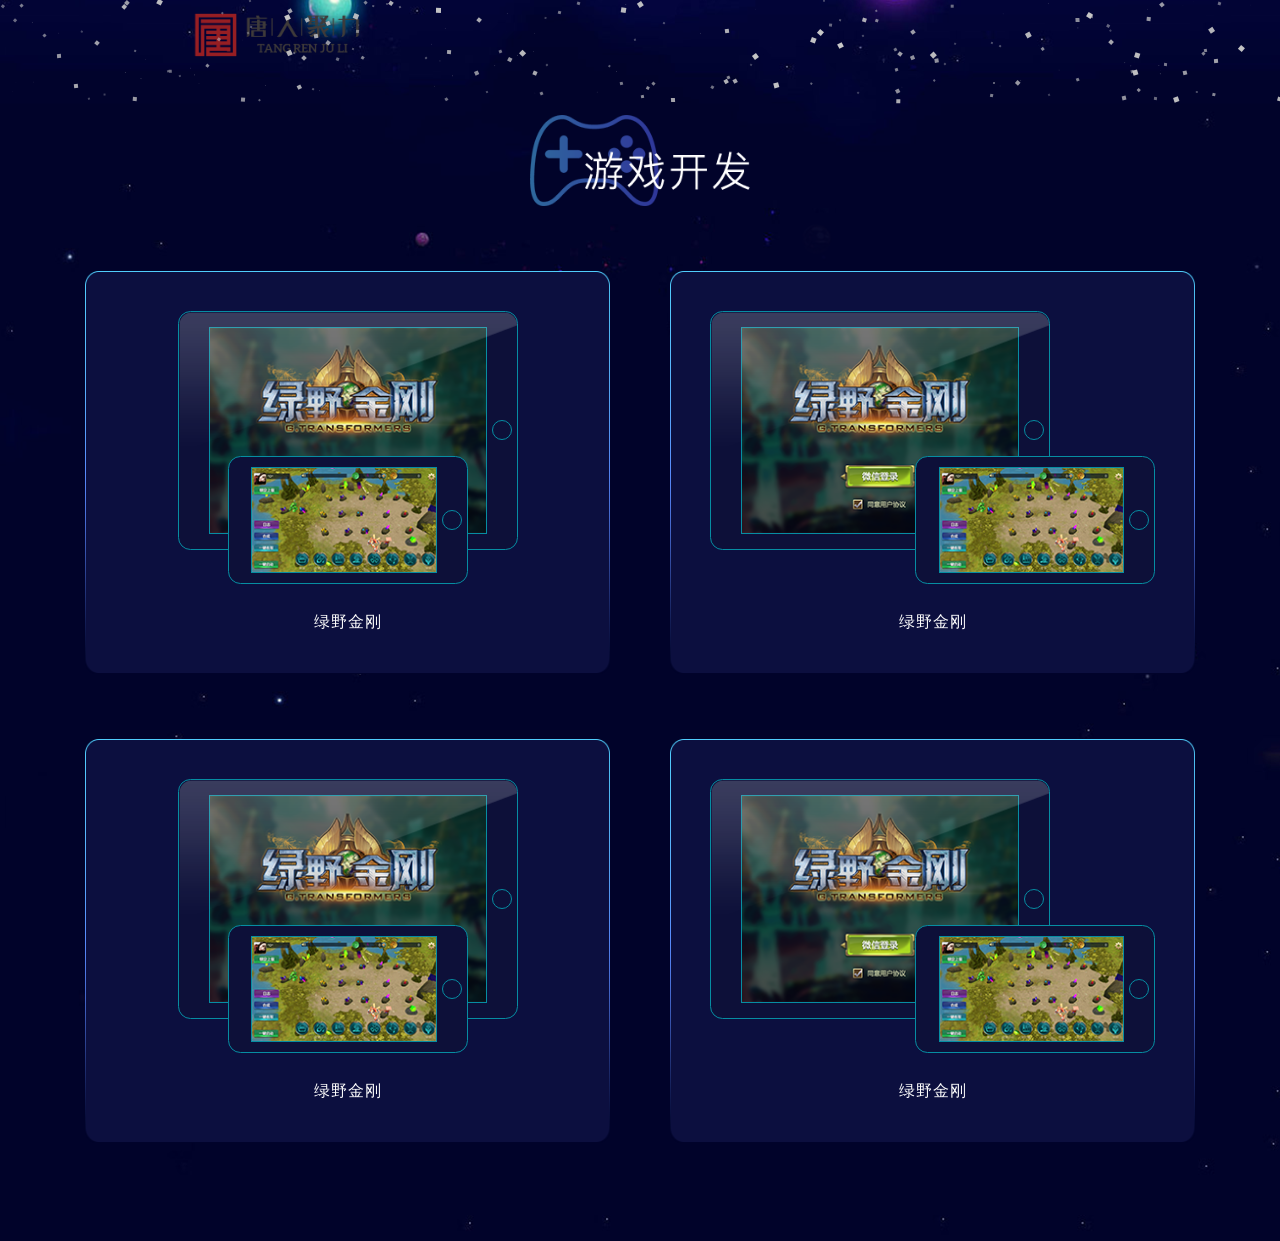
<file: views/case_list.html>
<!DOCTYPE html>
<html>
	<head>
		<meta charset="UTF-8">
		<title>大连仟源科技官方网站</title>
		<meta name="viewport" content="width=device-width, initial-scale=1.0">
		<link rel="stylesheet" type="text/css" href="../plugins/bootstrap/css/bootstrap.css"/>
		<link rel="stylesheet" type="text/css" href="../css/common.css">
		<style type="text/css">
			.nav_li .case_link {
				color: #00d3ff;
			}
		</style>
	<body id="body" class="pb-5">
		<div class="nav_iframe wrap_bg-image fixed-top"></div>
		<!--<iframe src="nav.html" width="100%" height="70px" frameborder="0" scrolling="no" name="case" class="nav_iframe wrap_bg-image fixed-top"></iframe>-->
		<div class="case_list container text-center">
			<img src="../images/case/game_title.png" class="title_icon w-50"/>
			<div class="row">
				<div class="col-sm-6 mt-4 overflow-hidden">
					<a href="case_details.html" class="d-block animate_el" animate_type="floatdown">
						<div class="content p-4 position-relative">
							<div class="large_img m-auto w-100 position-relative">
								<img src="../images/case/game_la.png" class="w-100"/>
							</div>
							<div class="small_img m-auto position-absolute">
								<img src="../images/case/game_sm.png" class="w-100"/>
							</div>
							<p class="mt-5">绿野金刚</p>
						</div>
					</a>
				</div>
				<div class="col-sm-6 mt-4 overflow-hidden">
					<a href="case_details.html" class="d-block animate_el" animate_type="floatdown">
						<div class="content p-4 position-relative">
							<div class="large_img m-auto w-100 position-relative">
								<img src="../images/case/game_la.png" class="w-100"/>
							</div>
							<div class="small_img m-auto position-absolute">
								<img src="../images/case/game_sm.png" class="w-100"/>
							</div>
							<p class="mt-5">绿野金刚</p>
						</div>
					</a>
				</div>
				<div class="col-sm-6 mt-4 overflow-hidden">
					<a href="case_details.html" class="d-block animate_el" animate_type="floatdown">
						<div class="content p-4 position-relative">
							<div class="large_img m-auto w-100 position-relative">
								<img src="../images/case/game_la.png" class="w-100"/>
							</div>
							<div class="small_img m-auto position-absolute">
								<img src="../images/case/game_sm.png" class="w-100"/>
							</div>
							<p class="mt-5">绿野金刚</p>
						</div>
					</a>
				</div>
				<div class="col-sm-6 mt-4 overflow-hidden">
					<a href="case_details.html" class="d-block animate_el" animate_type="floatdown">
						<div class="content p-4 position-relative">
							<div class="large_img m-auto w-100 position-relative">
								<img src="../images/case/game_la.png" class="w-100"/>
							</div>
							<div class="small_img m-auto position-absolute">
								<img src="../images/case/game_sm.png" class="w-100"/>
							</div>
							<p class="mt-5">绿野金刚</p>
						</div>
					</a>
				</div>
			</div>
		</div>
		<script src="../plugins/jquery.min.js" type="text/javascript" charset="utf-8"></script>
		<script src="../plugins/bootstrap/js/bootstrap.min.js" type="text/javascript" charset="utf-8"></script>
		<script src="../js/floatAnime.js" type="text/javascript" charset="utf-8"></script>
		<script type="text/javascript">
			$(function() {
				$(".nav_iframe").load("nav.html");
			})
		</script>
	</body>
</html>
</file>
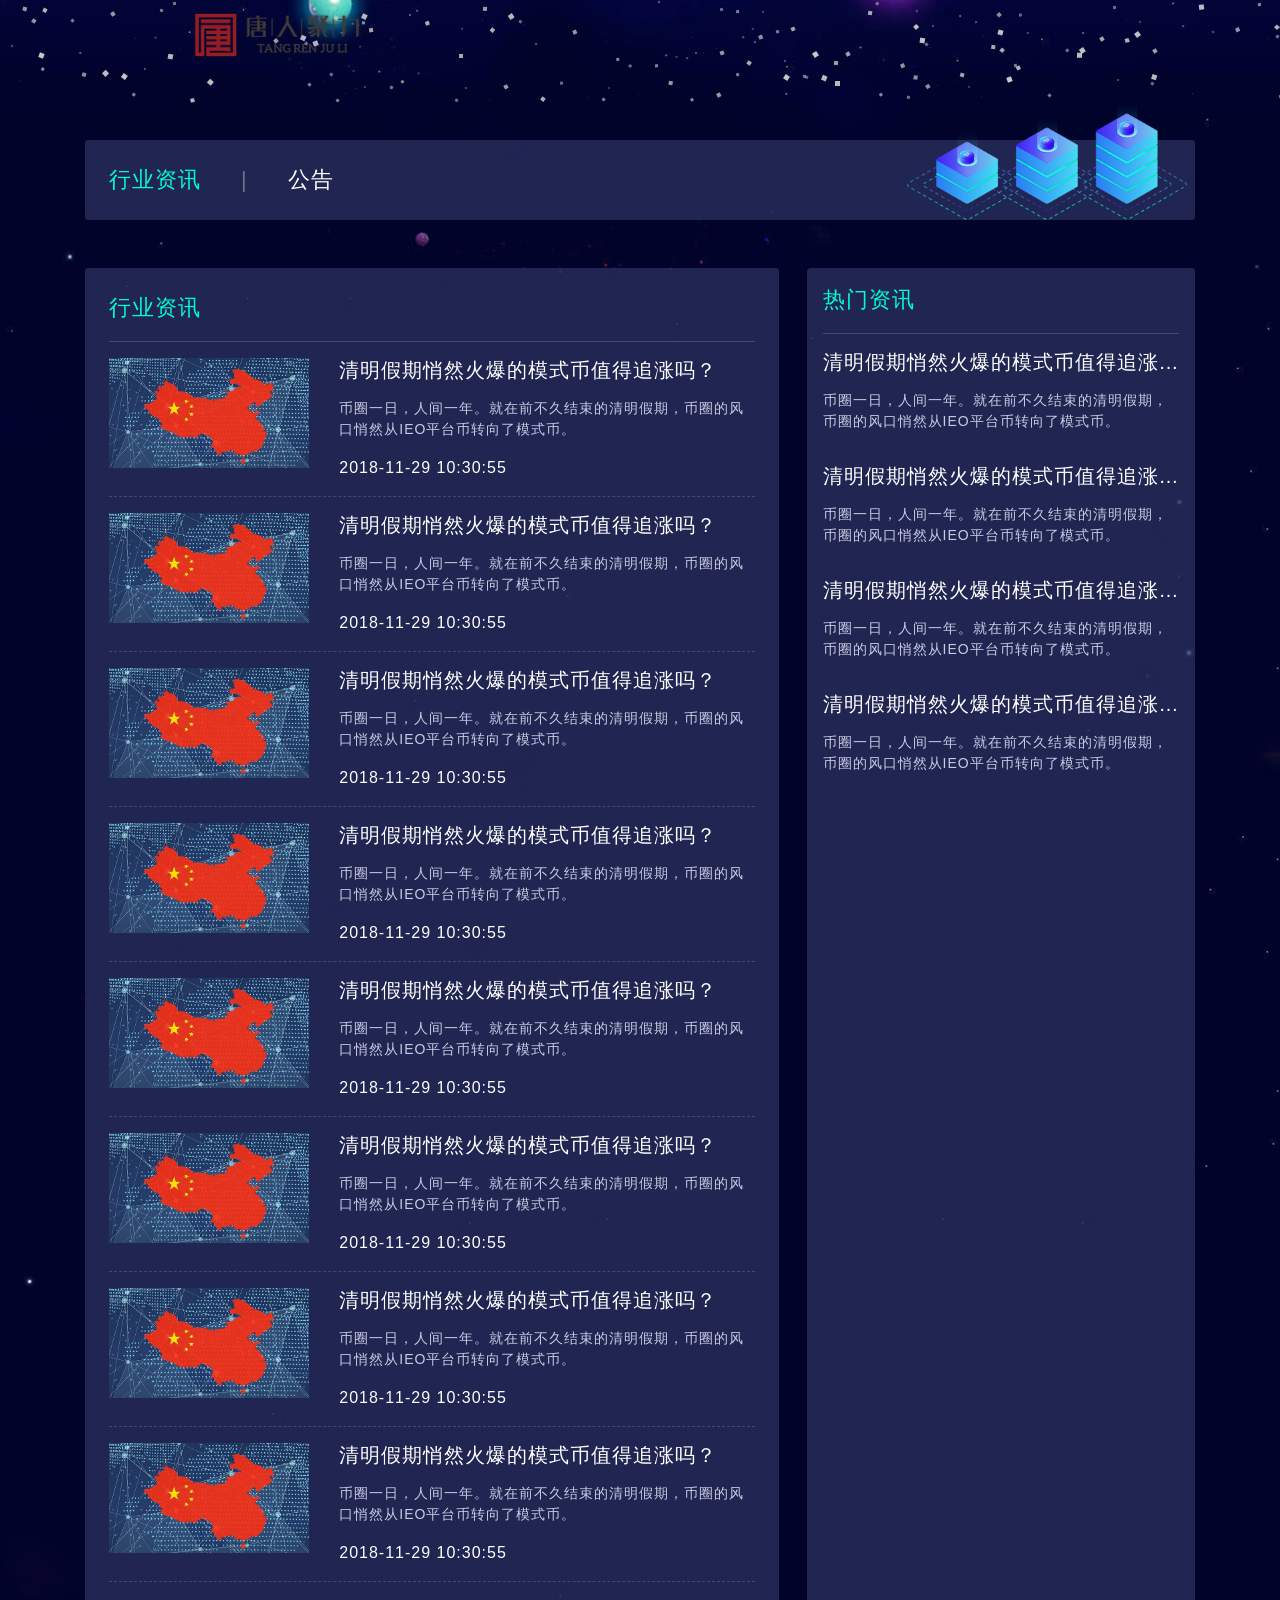
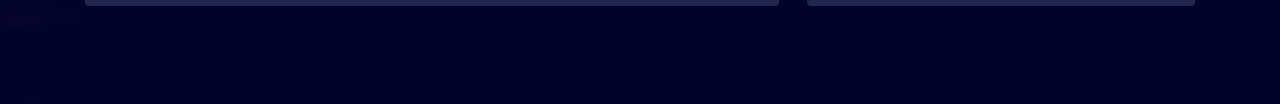
<file: views/news.html>
<!DOCTYPE html>
<html>
	<head>
		<meta charset="UTF-8">
		<title>大连仟源科技官方网站</title>
		<meta name="viewport" content="width=device-width, initial-scale=1.0">
		<link rel="stylesheet" type="text/css" href="../plugins/bootstrap/css/bootstrap.css"/>
		<link rel="stylesheet" type="text/css" href="../css/common.css">
		<style type="text/css">
			.nav_li .news_link {
				color: #00d3ff;
			}
		</style>
	</head>
	<body id="body" class="news_page pb-5">
		<div class="nav_iframe wrap_bg-image fixed-top"></div>
		<!--<iframe src="nav.html" width="100%" height="70px" frameborder="0" scrolling="no" name="news" class="nav_iframe wrap_bg-image fixed-top"></iframe>-->
		<div class="container pb-4 pb-sm-5 animate_el">
			<ol class="breadcrumb position-relative mb-0 p-3 p-sm-4">
			  <li class="breadcrumb-item active"><span>行业资讯</span></li>
			  <li class="breadcrumb-item"><span>公告</span></li>
			  <img src="../images/news/news_title_bg.png" class="position-absolute pos-br pr-2 d-none d-sm-block"/>
			</ol>
		</div>
		<div class="container pt-0">
			<div class="row m-0 info">
				<div class="col business animate_el rounded p-3 p-sm-4">
					<div class="text-secondary title pb-3">行业资讯</div>
					<div class="list-group">
						<div class="row pt-3 pb-3 m-0">
							<div class="col-sm-4 pl-0 overflow-hidden">
								<div class="img w-100 overflow-hidden animate_el" animate_type="floatleft">
									<img src="../images/news/thumimg1.png" class="w-100"/>
								</div>
							</div>
							<div class="col-sm-8 pr-0">
								<h6 class="mb-0">清明假期悄然火爆的模式币值得追涨吗？</h6>
								<p class="pt-3 pb-3">币圈一日，人间一年。就在前不久结束的清明假期，币圈的风口悄然从IEO平台币转向了模式币。</p>
								<div>2018-11-29  10:30:55</div>
							</div>
						</div>
						<div class="row pt-3 pb-3 m-0">
							<div class="col-sm-4 pl-0 overflow-hidden">
								<div class="img w-100 overflow-hidden animate_el" animate_type="floatleft">
									<img src="../images/news/thumimg1.png" class="w-100"/>
								</div>
							</div>
							<div class="col-sm-8 pr-0">
								<h6 class="mb-0">清明假期悄然火爆的模式币值得追涨吗？</h6>
								<p class="pt-3 pb-3">币圈一日，人间一年。就在前不久结束的清明假期，币圈的风口悄然从IEO平台币转向了模式币。</p>
								<div>2018-11-29  10:30:55</div>
							</div>
						</div>
						<div class="row pt-3 pb-3 m-0">
							<div class="col-sm-4 pl-0 overflow-hidden">
								<div class="img w-100 overflow-hidden animate_el" animate_type="floatleft">
									<img src="../images/news/thumimg1.png" class="w-100"/>
								</div>
							</div>
							<div class="col-sm-8 pr-0">
								<h6 class="mb-0">清明假期悄然火爆的模式币值得追涨吗？</h6>
								<p class="pt-3 pb-3">币圈一日，人间一年。就在前不久结束的清明假期，币圈的风口悄然从IEO平台币转向了模式币。</p>
								<div>2018-11-29  10:30:55</div>
							</div>
						</div>
						<div class="row pt-3 pb-3 m-0">
							<div class="col-sm-4 pl-0 overflow-hidden">
								<div class="img w-100 overflow-hidden animate_el" animate_type="floatleft">
									<img src="../images/news/thumimg1.png" class="w-100"/>
								</div>
							</div>
							<div class="col-sm-8 pr-0">
								<h6 class="mb-0">清明假期悄然火爆的模式币值得追涨吗？</h6>
								<p class="pt-3 pb-3">币圈一日，人间一年。就在前不久结束的清明假期，币圈的风口悄然从IEO平台币转向了模式币。</p>
								<div>2018-11-29  10:30:55</div>
							</div>
						</div>
						<div class="row pt-3 pb-3 m-0">
							<div class="col-sm-4 pl-0 overflow-hidden">
								<div class="img w-100 overflow-hidden animate_el" animate_type="floatleft">
									<img src="../images/news/thumimg1.png" class="w-100"/>
								</div>
							</div>
							<div class="col-sm-8 pr-0">
								<h6 class="mb-0">清明假期悄然火爆的模式币值得追涨吗？</h6>
								<p class="pt-3 pb-3">币圈一日，人间一年。就在前不久结束的清明假期，币圈的风口悄然从IEO平台币转向了模式币。</p>
								<div>2018-11-29  10:30:55</div>
							</div>
						</div>
						<div class="row pt-3 pb-3 m-0">
							<div class="col-sm-4 pl-0 overflow-hidden">
								<div class="img w-100 overflow-hidden animate_el" animate_type="floatleft">
									<img src="../images/news/thumimg1.png" class="w-100"/>
								</div>
							</div>
							<div class="col-sm-8 pr-0">
								<h6 class="mb-0">清明假期悄然火爆的模式币值得追涨吗？</h6>
								<p class="pt-3 pb-3">币圈一日，人间一年。就在前不久结束的清明假期，币圈的风口悄然从IEO平台币转向了模式币。</p>
								<div>2018-11-29  10:30:55</div>
							</div>
						</div>
						<div class="row pt-3 pb-3 m-0">
							<div class="col-sm-4 pl-0 overflow-hidden">
								<div class="img w-100 overflow-hidden animate_el" animate_type="floatleft">
									<img src="../images/news/thumimg1.png" class="w-100"/>
								</div>
							</div>
							<div class="col-sm-8 pr-0">
								<h6 class="mb-0">清明假期悄然火爆的模式币值得追涨吗？</h6>
								<p class="pt-3 pb-3">币圈一日，人间一年。就在前不久结束的清明假期，币圈的风口悄然从IEO平台币转向了模式币。</p>
								<div>2018-11-29  10:30:55</div>
							</div>
						</div>
						<div class="row pt-3 pb-3 m-0">
							<div class="col-sm-4 pl-0 overflow-hidden">
								<div class="img w-100 overflow-hidden animate_el" animate_type="floatleft">
									<img src="../images/news/thumimg1.png" class="w-100"/>
								</div>
							</div>
							<div class="col-sm-8 pr-0">
								<h6 class="mb-0">清明假期悄然火爆的模式币值得追涨吗？</h6>
								<p class="pt-3 pb-3">币圈一日，人间一年。就在前不久结束的清明假期，币圈的风口悄然从IEO平台币转向了模式币。</p>
								<div>2018-11-29  10:30:55</div>
							</div>
						</div>
					</div>
				</div>
				<div class="col hot animate_el rounded p-3 mt-3">
					<div class="text-secondary title pb-3">热门资讯</div>
					<div class="list-group">
						<div class="pt-3 pb-3">
							<h6 class="mb-0">清明假期悄然火爆的模式币值得追涨吗？</h6>
							<p class="pt-3">币圈一日，人间一年。就在前不久结束的清明假期，币圈的风口悄然从IEO平台币转向了模式币。</p>
						</div>
						<div class="pt-3 pb-3">
							<h6 class="mb-0">清明假期悄然火爆的模式币值得追涨吗？</h6>
							<p class="pt-3">币圈一日，人间一年。就在前不久结束的清明假期，币圈的风口悄然从IEO平台币转向了模式币。</p>
						</div>
						<div class="pt-3 pb-3">
							<h6 class="mb-0">清明假期悄然火爆的模式币值得追涨吗？</h6>
							<p class="pt-3">币圈一日，人间一年。就在前不久结束的清明假期，币圈的风口悄然从IEO平台币转向了模式币。</p>
						</div>
						<div class="pt-3 pb-3">
							<h6 class="mb-0">清明假期悄然火爆的模式币值得追涨吗？</h6>
							<p class="pt-3">币圈一日，人间一年。就在前不久结束的清明假期，币圈的风口悄然从IEO平台币转向了模式币。</p>
						</div>
					</div>
				</div>
			</div>
		</div>
		<script src="../plugins/jquery.min.js" type="text/javascript" charset="utf-8"></script>
		<script src="../plugins/bootstrap/js/bootstrap.min.js" type="text/javascript" charset="utf-8"></script>
		<script src="../js/floatAnime.js" type="text/javascript" charset="utf-8"></script>
		<script type="text/javascript">
			$(function() {	
				$(".nav_iframe").load("nav.html");
				$(".breadcrumb .breadcrumb-item span").click((e)=> {
					var _this = $(e.target)
					if ($(_this).hasClass("active")) return;
					console.log($(_this).parent().siblings(".active"))
					$(_this).parent().addClass("active").siblings(".active").removeClass("active")
				})
				
				$(".business .list-group>div").hover(function() {
					if ($(this).offset().left == $(this).find('.img img').offset().left) {
						$(this).find('.img img').css({
							'transform': 'scale(1.1, 1.1)',
							'transition-delay': '0s'
						});
					}
				}, function() {
					$(this).find('.img img').css({
						'transform': 'scale(1, 1)',
					});
				})
			})
		</script>
	</body>
</html>
</file>
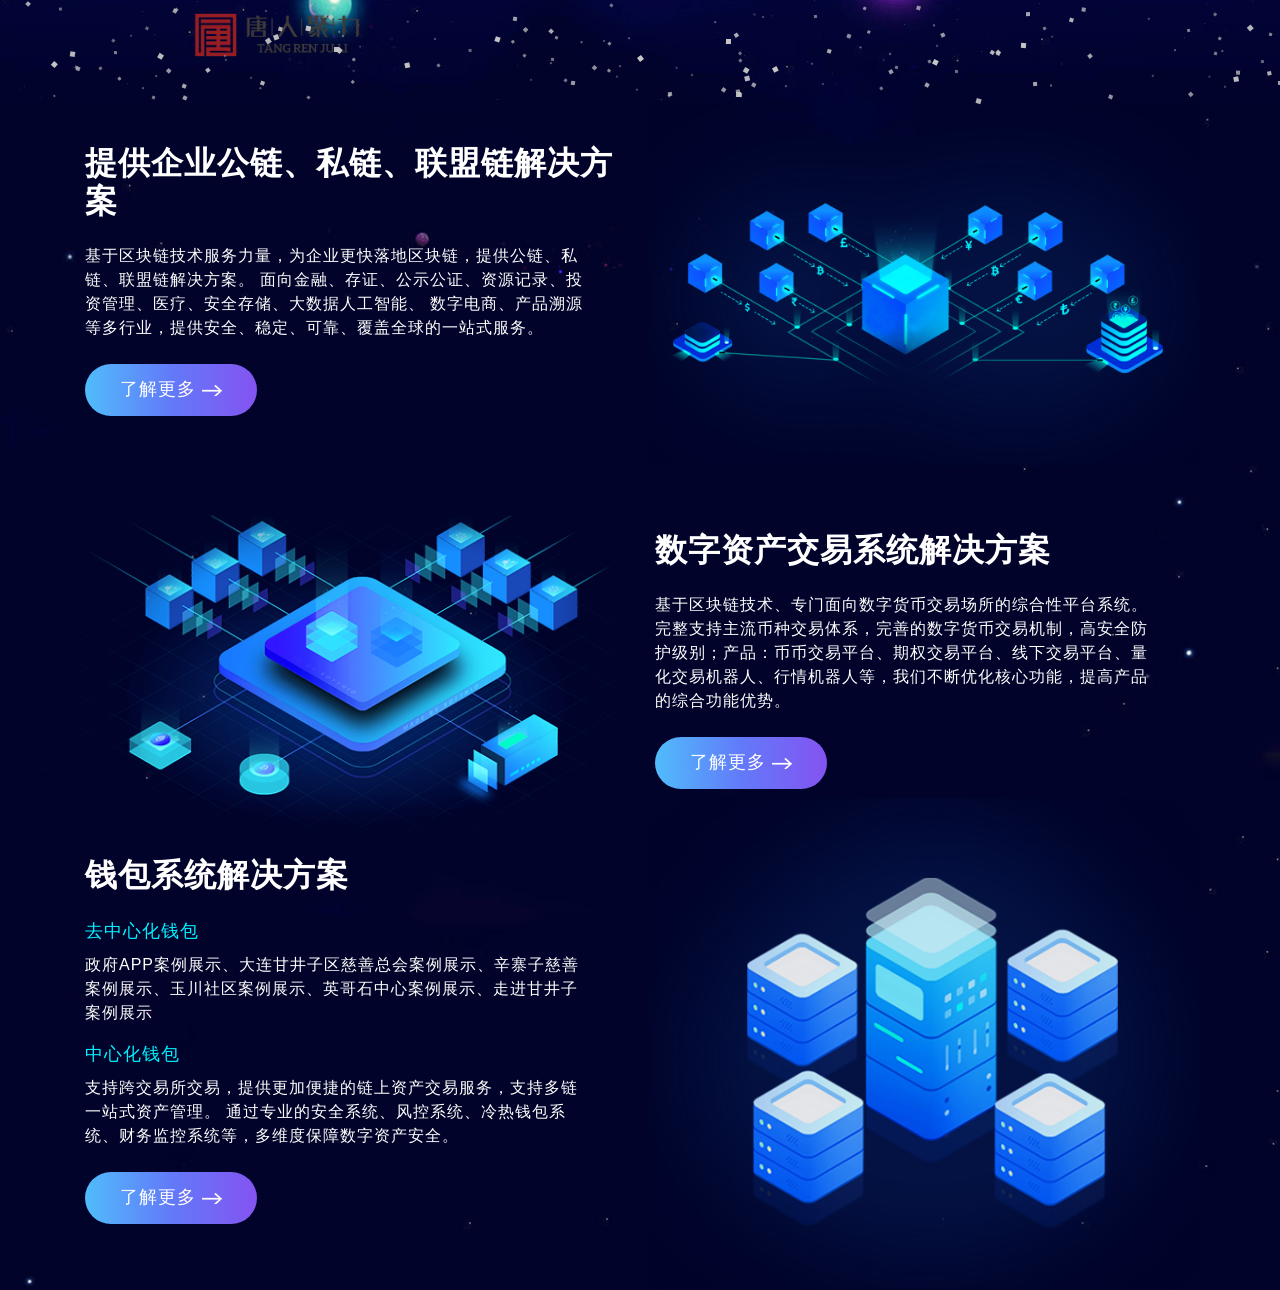
<file: views/plan.html>
<!DOCTYPE html>
<html>
	<head>
		<meta charset="UTF-8">
		<title>大连仟源科技官方网站</title>
		<meta name="viewport" content="width=device-width, initial-scale=1.0">
		<link rel="stylesheet" type="text/css" href="../plugins/bootstrap/css/bootstrap.css"/>
		<link rel="stylesheet" type="text/css" href="../css/common.css">
		<style type="text/css">
			.nav_li .plan_link {
				color: #00d3ff;
			}
		</style>
	</head>
	<body id="body">
		<div class="nav_iframe wrap_bg-image fixed-top"></div>
		<!--<iframe src="nav.html" width="100%" height="70px" frameborder="0" scrolling="no" name="plan" class="nav_iframe wrap_bg-image fixed-top"></iframe>-->
		<div class="type_list container pt-4">
			<div class="row">
				<div class="col-sm-6 words d-flex justify-content-center flex-column align-items-start animate_el"  animate_type="leftsides">
					<h5 class="mb-0">提供企业公链、私链、联盟链解决方案</h5>
					<p class="mt-4 mb-4">基于区块链技术服务力量，为企业更快落地区块链，提供公链、私链、联盟链解决方案。 面向金融、存证、公示公证、资源记录、投资管理、医疗、安全存储、大数据人工智能、 数字电商、产品溯源等多行业，提供安全、稳定、可靠、覆盖全球的一站式服务。</p>
					<a href="javascript:void(0)" class="learn_more p-2 pl-4 pr-4 h6">
						<span class="align-middle ">了解更多</span>
						<img src="../images/home/arrow.png" alt=""/>
					</a>
				</div>
				<div class="col-sm-6 animate_el" animate_type="rightsides">
					<img src="../images/plan/chain_icon.png" class="icon m-auto w-100 d-block"/>
				</div>
			</div>
			<div class="row">
				<div class="col-sm-6 words d-flex justify-content-center flex-column align-items-start animate_el" animate_type="rightsides">
					<h5 class="mb-0">数字资产交易系统解决方案</h5>
					<p class="mt-4 mb-4">基于区块链技术、专门面向数字货币交易场所的综合性平台系统。完整支持主流币种交易体系，完善的数字货币交易机制，高安全防护级别；产品：币币交易平台、期权交易平台、线下交易平台、量化交易机器人、行情机器人等，我们不断优化核心功能，提高产品的综合功能优势。</p>
					<a href="javascript:void(0)" class="learn_more p-2 pl-4 pr-4 h6">
						<span class="align-middle ">了解更多</span>
						<img src="../images/home/arrow.png" alt=""/>
					</a>
				</div>
				<div class="col-sm-6 animate_el" animate_type="leftsides">
					<img src="../images/plan/trade_icon.png" class="icon m-auto w-100 d-block"/>
				</div>
			</div>
			<div class="row">
				<div class="col-sm-6 words d-flex justify-content-center flex-column align-items-start animate_el"  animate_type="leftsides">
					<h5 class="mb-0">钱包系统解决方案</h5>
					<p class="mt-4 mb-4">
						<span class="mb-2 text-light d-block">去中心化钱包</span>
						政府APP案例展示、大连甘井子区慈善总会案例展示、辛寨子慈善案例展示、玉川社区案例展示、英哥石中心案例展示、走进甘井子案例展示
						<span class="mt-3 mb-2 text-light d-block">中心化钱包</span>
						支持跨交易所交易，提供更加便捷的链上资产交易服务，支持多链一站式资产管理。 通过专业的安全系统、风控系统、冷热钱包系统、财务监控系统等，多维度保障数字资产安全。
					</p>
					<a href="javascript:void(0)" class="learn_more p-2 pl-4 pr-4 h6">
						<span class="align-middle ">了解更多</span>
						<img src="../images/home/arrow.png" alt=""/>
					</a>
				</div>
				<div class="col-sm-6 animate_el" animate_type="rightsides">
					<img src="../images/plan/wallet_icon.png" class="icon m-auto w-100 d-block"/>
				</div>
			</div>
		</div>
		<script src="../plugins/jquery.min.js" type="text/javascript" charset="utf-8"></script>
		<script src="../plugins/bootstrap/js/bootstrap.min.js" type="text/javascript" charset="utf-8"></script>
		<script src="../js/floatAnime.js" type="text/javascript" charset="utf-8"></script>
		<script type="text/javascript">
			$(function() {
				$(".nav_iframe").load("nav.html");
			})
		</script>
	</body>
</html>
</file>
<file: css/common.css>
/*@font-face {
	font-family: PingFang;
	src: url('../font/PingFang SC Semibold.ttf');
}*/

* {
	padding: 0;
	margin: 0;
	letter-spacing: 1px;
	box-sizing: border-box;
}

body {
	font-size: 14px;
	color: #FFFFFF;
	padding-top: 70px;
	/*min-width: 992px;*/
	/*font-family: PingFang;*/
}
a {
	color: inherit;
	text-decoration: none;
}

body, .wrap_bg-image {
	background-size: 1920px auto;
	background-position: center top;
}

#body {
	background-image: url('../images/wrap_bg.png');
}

.about .swiper-slide {
	display: flex;
	justify-content: center;
	align-items: center;
}

.nav_iframe {
	width: 100%;
	height: 70px;
	background-image: url('../images/nav/nav_bg.png');
}

.pos-tl {
	top: 0;
	left: 0;
}

.pos-center {
	top: 50%;
	left: 50%;
	-webkit-transform: translate(-50%, -50%);
	-moz-transform: translate(-50%, -50%);
	transform: translate(-50%, -50%);
}

.pos-tcenter {
	top: 0;
	left: 50%;
	-webkit-transform: translateX(-50%);
	-moz-transform: translateX(-50%);
	transform: translateX(-50%);
}

.pos-tr {
	position: absolute;
	top: 0;
	right: 0;
}

.pos-br {
	bottom: 0;
	right: 0;
}

.bg-pr {
	background-position: right center;
}
.bg-pl {
	background-position: left center;
}

.container {
	position: relative;
}

.about .swiper-container {
	height: 50vw;
}

.about .swiper-slide .bg {
	width: 100%;
	height: 60%;
	border-radius: 5px;
	background-repeat: no-repeat;
	background-size: cover;
	background-position: center center;
}

.about .swiper-slide-prev .bg,
.about .swiper-slide-next .bg {
	height: 75%;
}

.about .swiper-slide-active .bg {
	height: 100%;
}


.type_list .row {
	min-height: 380px;
}
.type_list .row:nth-of-type(2n) {
	flex-direction: row-reverse;
}
.type_list h5 {
	font-weight: bold;
}
.type_list .icon {
	max-width: 550px;
	position: static;
}

.type_list .words p span {
	font-size: 18px;
}
.learn_more {
	border-radius: 2em;
	background: linear-gradient(to right, #50bcfb, #627af9, #8453f1);
	-webkit-transition: 1.5s;
    -moz-transition: 1.5s;
    transition: 1.5s;
}
.learn_more img {
	width: 20px;
	-webkit-transition: 1.5s;
    -moz-transition: 1.5s;
    transition: 1.5s;
}
.learn_more:hover {
	background: linear-gradient(to left, #50bcfb, #627af9, #8453f1);
	-webkit-transition: 1.5s;
    -moz-transition: 1.5s;
    transition: 1.5s;
}
.learn_more:hover img {
	-webkit-transform: translateX(15px);
	-moz-transform: translateX(15px);
	transform: translateX(15px);
	-webkit-transition: 1.5s;
    -moz-transition: 1.5s;
    transition: 1.5s;
}

.to_consult {
	display: inline-block;
	bottom: 20px;
	right: 20px;
	background: #627af9;
	border-radius: 20em;
	cursor: pointer;
}

.to_consult img {
	width: 20px;
}

/* 地图map */
#map {
    width: 100%;
    height: 100%;
    min-height: 400px;
}


/* home.css */
.home_page #lamp {
	width: 1920px;
}
.home_page .company_name {
	width: 0;
	max-width: 80vw;
	-webkit-animation: banner_show 2s ease forwards;
	animation: banner_show 2s ease forwards;
	-webkit-animation-delay: 0.5s;
	animation-delay: 0.5s;
}
.home_page .company_name img {
	width: 985px;
	max-width: 80vw;
}

.home_page .index {
	height: calc(100vh - 70px);
}
.home_page .intro {
	margin-top: 50px;
	padding: 50px 0;
}
.home_page .intro .words {
	/*padding: 100px 50px;*/
	border: 1px solid #50cefc;
	border-radius: 10px;
	line-height: 1.5rem;
	text-indent: 2rem;
	letter-spacing: 1px;
}
.home_page .intro .words:before {
	content: '';
	position: absolute;
	top: 0;
	left: 50%;
	-webkit-transform: translate(-50%, -50%);
	-moz-transform: translate(-50%, -50%);
	transform: translate(-50%, -50%);
	height: 2px;
	background: #01032a;
	width: 80%;
}
.home_page .intro .words span {
	color: #8dddff;
}
.home_page .intro .rocket {
	width: 200px;
	-webkit-transform: translate(50%, 50%);
	-moz-transform: translate(50%, 50%);
	transform: translate(50%, 50%);
	-webkit-animation: bounce_hori 5s ease-in-out infinite;
	animation: bounce_hori 5s ease-in-out infinite;
}
.home_page .intro .container .title {
	height: 100px;
	-webkit-transform: translate(-50%, -30%);
	-moz-transform: translate(-50%, -30%);
	transform: translate(-50%, -30%);
	background-position: center;
}

.home_page .container .title {
	width: 100%;
	height: 120px;
	background-size: auto 100%;
	background-repeat: no-repeat;
}

.home_page .idea img:not(.title) {
	width: 1100px;
}

.home_page .why .row img {
	-webkit-animation: bounce_bounce 5s ease-in-out infinite;
	animation: bounce_bounce 5s ease-in-out infinite;
}
.home_page .why .row>div:nth-of-type(2) img {
	-webkit-animation-delay: 1s;
	animation-delay: 1s;
}
.home_page .why .row>div:nth-of-type(3) img {
	-webkit-animation-delay: 2s;
	animation-delay: 2s;
}
.home_page .why .row>div:nth-of-type(4) img {
	-webkit-animation-delay: 3s;
	animation-delay: 3s;
}

.home_page .why .row>div:nth-of-type(2n) {
	margin-top: 12.5%;
}		
/* case_list.css */
.case_list .title_icon {
	max-width: 220px;
}
.case_list .row .content {
	background-image: url(../images/case/case_list-content.png);
	background-size: 100% 100%;

}
.case_list .row>div a {
	transform: translateY(-100%);
}
.case_list .large_img, .case_list .small_img {
	border: 1px solid #068da2;
	border-radius: 12.5px;
	background-color: #0d1039;
} 
.case_list .large_img {
	max-width: 340px;
	padding: 15px 30px;
}
.case_list .large_img:before,
.case_list .small_img:before {
	content: '';
    width: 20px;
    height: 20px;
    border-radius: 50%;
    position: absolute;
    right: 5px;
    top: 50%;
    -webkit-transform: translateY(-50%);
    -ms-transform: translateY(-50%);
    -moz-transform: translateY(-50%);
    transform: translateY(-50%);
    border: 1px solid #068da2;
}
.case_list .large_img:after {
	content: '';
	background-image: url(../images/case/glass.png);
	position: absolute;
	top: 0;
	left: 0;
	width: 100%;
	height: 100%;
	background-size: 100% auto;
	background-repeat: no-repeat;
}
.case_list .large_img img,
.case_list .small_img img {
	border: 1px solid #068da2;
}
.case_list .small_img {
	bottom: 4.5rem;
	left: 50%;
	-webkit-transform: translate(-50%, 0);
    -ms-transform: translate(-50%, 0);
    -moz-transform: translate(-50%, 0);
	transform: translate(-50%, 0);
	max-width: 240px;
	width: 60%;
	padding: 10px 30px 10px 22.5px;
}

/* case_details.css */
.details_page {
	background-image: url(../images/case/details/details_bg.png);
}
.details_nav-bg {
	background-image: url(../images/case/details/details_nav_bg.png);
}
.details_page .logo img {
	max-width: 300px;
}
.details_page .title {
	text-align: center;
	letter-spacing: 2px;
}
.details_page .title>div {
	font-size: 22.5px;
	display: inline-block;
	position: relative;
}
.details_page .title>div span {
	color: #3072a4;
}
.details_page .title>div img {
	position: absolute;
    bottom: 0;
    left: 0;
    -webkit-href_name: translate(-50%, 0);
    -ms-transform: translate(-50%, 0);
    -moz-transform: translate(-50%, 0);
    transform: translate(-50%, 0);
    width: 50px;
}

.details_page .intro .row {
	border: 3px solid #5352f0;
	border-image: -webkit-linear-gradient(#5352f0,#50cdfc) 30 30;
    border-image: -moz-linear-gradient(#5352f0,#50cdfc) 30 30;
    border-image: linear-gradient(#5352f0,#50cdfc) 30 30;
}
.details_page .intro .row:before {
	content: '';
	width: 40px;
	height: 5px;
	background: linear-gradient(to right, #50cdfc, #5352f0);
	position: absolute;
	top: 20%;
	left: -30px;
}
.details_page .intro .row img {
	width: 220px;
	-webkit-animation: floatRight 1s ease-in-out forwards;
	animation: floatRight 1s ease-in-out forwards;
}

.details_page .view .row {
	padding-top: 30px;
}
    
.details_page .view .row .col {
	width: 20%;
	-webkit-perspective: 1000;
    -moz-perspective: 1000;
    -ms-perspective: 1000;
    perspective: 1000;
    -webkit-transform: perspective(1000px);
    -ms-transform: perspective(1000px);
    -moz-transform: perspective(1000px); /*重要*/
    transform-style: preserve-3d; 
 	-webkit-transition: 1.5s;
    -moz-transition: 1.5s;
    transition: 1.5s;
	
}
.details_page .view .col img {
	width: 125%;
	-webkit-transform: rotateX(0deg) rotateY(-25deg) translateX(-12.5%);
    -ms-transform: rotateX(0deg) rotateY(-25deg) translateX(-12.5%);
    -moz-transform: rotateX(0deg) rotateY(-25deg) translateX(-12.5%);
	transform: rotateX(0deg) rotateY(-25deg) translateX(-12.5%);
	transform-style: preserve-3d;
}

.details_page .advant .row .content {
	border: 1px solid #827d9e;
}
.details_page .advant .row .content:hover .icon:before {
	box-shadow: 0 0 10px 20px #212190 inset;
	-webkit-transition: 1.5s;
    -moz-transition: 1.5s;
    transition: 1.5s;
}
.details_page .advant .row .content .icon img {
	width: 60px;
}
.details_page .advant .row .content .icon {
	width: 120px;
	height: 120px;
	margin: 25px auto;
}

.details_page .advant .row .content .icon:before {
	content: '';
	position: absolute;
	top: 0;
	left: 0;
	width: 100%;
	height: 100%;
	border: 1px dotted #827d9e;
	-webkit-transform: rotate(45deg);
	-moz-transform: rotate(45deg);
	transform: rotate(45deg);
	-webkit-transition: 1.5s;
    -moz-transition: 1.5s;
    transition: 1.5s;
}

.details_page .advant .row .words hr {
	height: 1px;
	background: linear-gradient(to right, #50cdfc, #5352f0);
}
/* news.css */
.news_page .breadcrumb-item + .breadcrumb-item::before {
	display: inline-block;
	padding-right: 2.5rem;
	color: #6c757d;
	content: "|";
}
.news_page .breadcrumb img {
	height: 150%;
	-webkit-animation: floatRight 1s ease-in-out forwards;
	animation: floatRight 1s ease-in-out forwards;
}
.news_page .breadcrumb span {
	cursor: pointer;
}
.news_page .info .title,
.news_page .breadcrumb {
	font-size: 1.35em;
}
.news_page .breadcrumb,
.news_page .info>div {
	background: rgba(41, 45, 92, 0.8);
}
.news_page .info .title {
	border-bottom: 1px solid rgba(130, 125, 158, 0.4);
}
.news_page .business, .news_page .hot {
	-ms-flex: 1;
	flex: 1;
}
.news_page .business .row {
	border-bottom: 1px dashed rgba(130, 125, 158, 0.4);
}
.news_page .business .img {
	background: #000;
	transform: translate3d(-100%, 0, 0);
}
.news_page .business .img img {
	transform: translate3d(-100%, 0, 0);
}

.news_page .list-group p {
	font-size: 14px;
	color: #c9cbe4;
}
.news_page .list-group h6 {
	overflow:hidden;
    text-overflow:ellipsis; 
    white-space: nowrap;
}

.news_page .list-group>div:hover h6 {
	color: #00d3ff;
}

/* about.css */
.about_nav-bg {
	background-image: url(../images/about/about_nav_bg.png);
}
.about_page .about_us {
	background-image: url(../images/about/banner.jpg);
	background-repeat: no-repeat;
	background-attachment: fixed;
}

.about_page .about_us .words {
	background: linear-gradient(to right, rgba(80, 205, 252, 0.2), rgba(83, 82, 240, 0.2));
}
.about_page .about_us .words div p {
	display: inline-block;
	border: 1px solid #ffffff;
}

.about_page .process hr {
	background-color: #5889fc;
}

.about_page .process .row>div {
	width: calc(100% / 3);
}

.about_page .contact .words {
	background: #0d103a;
	color: #dfdfdf;
}
.about_page .contact .words hr {
	border-color: #827d9e;
}
.about_page .contact .words .img img {
	width: 30px;
}
@media (min-width: 576px) {
	body {
		font-size: 16px;
	}
	.container {
		padding-top: 70px;
		padding-bottom: 50px;
	}
	.about .swiper-container {
		height: 23.5vw;
	}
	.type_list h5 {
		font-size: 2rem;
	}
	.type_list .icon  {
		position: absolute;
		top: 50%;
		left: 50%;
		-webkit-transform: translate(-50%, -50%);
		-moz-transform: translate(-50%, -50%);
		transform: translate(-50%, -50%);
	}
	.type_list .words p {
		max-width: 500px;
	}
	.learn_more {
		font-size: 18px;
		padding: 15px 35px !important;
	}
	
	/* home.css -576 */
	.home_page .container .title { 
		height: 210px;
	}
	.home_page .intro .container .title {
		height: 180px;
	}

	.home_page .intro {
		padding: 100px 100px;
		margin-top: 50px;
	}
	
	.home_page .intro .words {
		padding: 100px 50px !important;
		font-size: 1rem;
	}
	
	.home_page .intro .rocket {
		width: 390px;
	}
	/* case_list.css -576 */
	.case_list .small_img {
		bottom: 90px;
	}
	.case_list.container {
		padding-top: 45px;
	}
	.case_list .row>div {
		margin-top: 65px !important;
	}
	.case_list .row>div:nth-of-type(2n) {
		padding-left: 30px;
	}
	.case_list .row>div:nth-of-type(2n - 1) {
		padding-right: 30px;
	}
	.case_list .row .content {
		padding: 40px !important;
	}
	.case_list .row .content p {
		margin-top: 60px !important;
	}
	.case_list .row>div:nth-of-type(2n) .large_img {
		margin: 0 !important;
	}
	.case_list .row>div:nth-of-type(2n) .small_img {
		left: auto;
		right: 40px;
		-webkit-transform: translate(0, 0);
		-moz-transform: translate(0, 0);
		transform: translate(0, 0);
	}
	/* news.css -576 */
	.news_page .business {
		-ms-flex: 0 0 62.5%;
    	flex: 0 0 62.5%;
		max-width: 62.5%;
		margin-right: 2.5%;
	}
	.news_page .hot {
		max-width: 35%;
		-ms-flex: 0 0 35%;
    	flex: 0 0 35%;
    	margin-top: 0 !important;
	}
	.news_page .list-group h6 {
		font-size: 20px;
	}
	/* about.css -576 */
	.about_page .title {
		margin-bottom: 60px !important;
	}
	.about_page .title .h5 {
		font-size: 2rem;
	}
	.about_page .about_us .container {
		padding-top: 70px !important;
		padding-bottom: 70px !important;
	}
	.about_page .about_us .words {
		padding-top: 70px !important;
		padding-bottom: 70px !important;
	}
	.about_page .about_us .words>div {
		margin-bottom: 40px;
	}
	.about_page .about_us .words div p {
		font-size: 20px;
		padding-left: 80px !important;
		padding-right: 80px !important;
	}
	
	.about_page .process:after {
		content: '';
		position: absolute;
		top: 50%;
		right: 0;
		-webkit-transform: translateX(-50%);
		-moz-transform: translateX(-50%);
		transform: translateY(-50%);
		width:0;
	    height:0;
	    border-width: 7.5px 0 7.5px 7.5px;
	    border-style: solid;
	    border-color: transparent transparent transparent #5889fc;
	}
	.about_page .process .row {
		flex-wrap: nowrap;
		padding: 0 45px;
		-webkit-transform: translateX(-45px);
		-moz-transform: translateX(-45px);
		transform: translateX(-45px);
	}
	.about_page .process .row>div {
		flex: auto !important;
		max-width: none !important;
		width: auto;
	}
	.about_page .process .row>div:before {
		content: '';
		width: 1px;
		height: 20px;
		position: absolute;
		left: 50%;
		-webkit-transform: translateX(-50%);
		-moz-transform: translateX(-50%);
		transform: translateX(-50%);
		background: #5560f4;
	}
	.about_page .process .row>div:after {
		content: '';
		width: 12px;
		height: 12px;
		position: absolute;
		left: 50%;
		background: linear-gradient(to right, #50cdfc, #5352f0);
		border-radius: 50%;
	}
	.about_page .process .row:first-of-type>div:after,
	.about_page .process .row:first-of-type>div:before {
		bottom: 0;
	}
	.about_page .process .row:last-of-type>div:after,
	.about_page .process .row:last-of-type>div:before {
		top: 0;
	}
	.about_page .process .row:first-of-type>div:after {
		-webkit-transform: translate(-50%, 50%);
		-moz-transform: translate(-50%, 50%);
		transform: translate(-50%, 50%);
	}
	.about_page .process .row:last-of-type>div:after {
		-webkit-transform: translate(-50%, -50%);
		-moz-transform: translate(-50%, -50%);
		transform: translate(-50%, -50%);
	}
	
	.about_page .process .row:first-of-type>div {
		padding-bottom: 40px;
	}
	
	.about_page .process .row:last-of-type>div {
		padding-top: 40px;
		-webkit-transform: translateX(50%);
		-moz-transform: translateX(50%);
		transform: translateX(50%);
	}
	
	
	.about_page .contact .words {
		padding: 30px 35px !important;
	}
	.about_page .contact .words .img img {
		width: 50px;
	}
}

@media (min-width: 768px) {
	/* case_details.css -768 */
	.details_page .title {
		margin-bottom: 60px !important;
	}
	.details_page .title>div {
		font-size: 24px;
	}
	.details_page .view .row,
	.details_page .intro .row {
		width: 80% !important;
	}
	.details_page .intro .row img {
		position: absolute;
		top: 50%;
		left: 50%;
		-webkit-transform: translate(-50%, -50%);
		-moz-transform: translate(-50%, -50%);
		transform: translate(-50%, -50%);
		margin-bottom: 0 !important;
	}
	.details_page .intro .row {
		padding: 80px 60px !important;
	}
	.details_page .advant .row>div {
		margin-bottom: 50px !important;
	}
	.details_page .advant .row>div:nth-of-type(2n) {
		padding-left: 40px;
	}
	.details_page .advant .row>div:nth-of-type(2n-1) {
		padding-right: 40px;
	}
	.to_consult {
		bottom: 15%;
	}
	
}

@media (min-width: 992px) {
	.details_page .advant .row .content {
		display: flex;
	}
	.details_page .advant .row .content .icon  {
		display: inline-block;
		flex-shrink: 0;
		margin-left: 25px;
		margin-right: 25px;
	}
	.details_page .advant .row .words {
		flex-grow: 1;
		padding-left: 25px;
	}
}

@-webkit-keyframes upAnimate2 {
    0% {
        -webkit-transform:translateY(100px);
        -moz-transform: translateY(100px);
        transform: translateY(100px);
        opacity:0;
    }
    100% {
        -webkit-transform:translateY(0px);
        -moz-transform: translateY(0px);
        transform: translateY(0px);
        opacity:1;
    }
}

@-webkit-keyframes bounce_hori {
	50% {
		-webkit-transform: translate(40%, 40%);
		-moz-transform: translate(40%, 40%);
		transform: translate(40%, 40%);
	}
}

@-webkit-keyframes bounce_bounce {
	50% {
		-webkit-transform: translateY(-20px);
		-moz-transform: translateY(-20px);
		transform: translateY(-20px)
	}
}
@-webkit-keyframes banner_show {
	0% {
		width: 0;
	}
	100% {
		width: 100%;
	}
}

@keyframes floatRight {
	0% {
		opacity:0;
		-webkit-transform: translate(-100%, -50%);
		-moz-transform: translate(-100%, -50%);
		transform: translate(-100%, -50%);
	}
	100% {
		opacity:1;
		-webkit-transform: translateZ(50%, -50%);
		-moz-transform: translateZ(50%, -50%);
		transform: translateZ(50%, -50%);
	}
}


@keyframes floatLeft {
	0% {
		opacity:0;
		-webkit-transform: translate3d(100%,0,0);
		-moz-transform: translate3d(100%,0,0);
		transform: translate3d(100%,0,0);
	}
	100% {
		opacity:1;
		-webkit-transform: translateZ(0);
		-moz-transform: translateZ(0);
		transform: translateZ(0);
	}
}


@keyframes leftsides {
	0% {
		-webkit-transform: translateX(-200%);
		-moz-transform: translateX(-200%);
		transform: translateX(-200%)
	}
	100% {
		-webkit-transform: translateX(0);
		-moz-transform: translateX(0);
		transform: translateX(0)
	}
}

@keyframes rightsides {
	0% {
		-webkit-transform: translateX(200%);
		-moz-transform: translateX(200%);
		transform: translateX(200%)
	}
	100% {
		-webkit-transform: translateX(0);
		-moz-transform: translateX(0);
		transform: translateX(0)
	}
}
</file>
